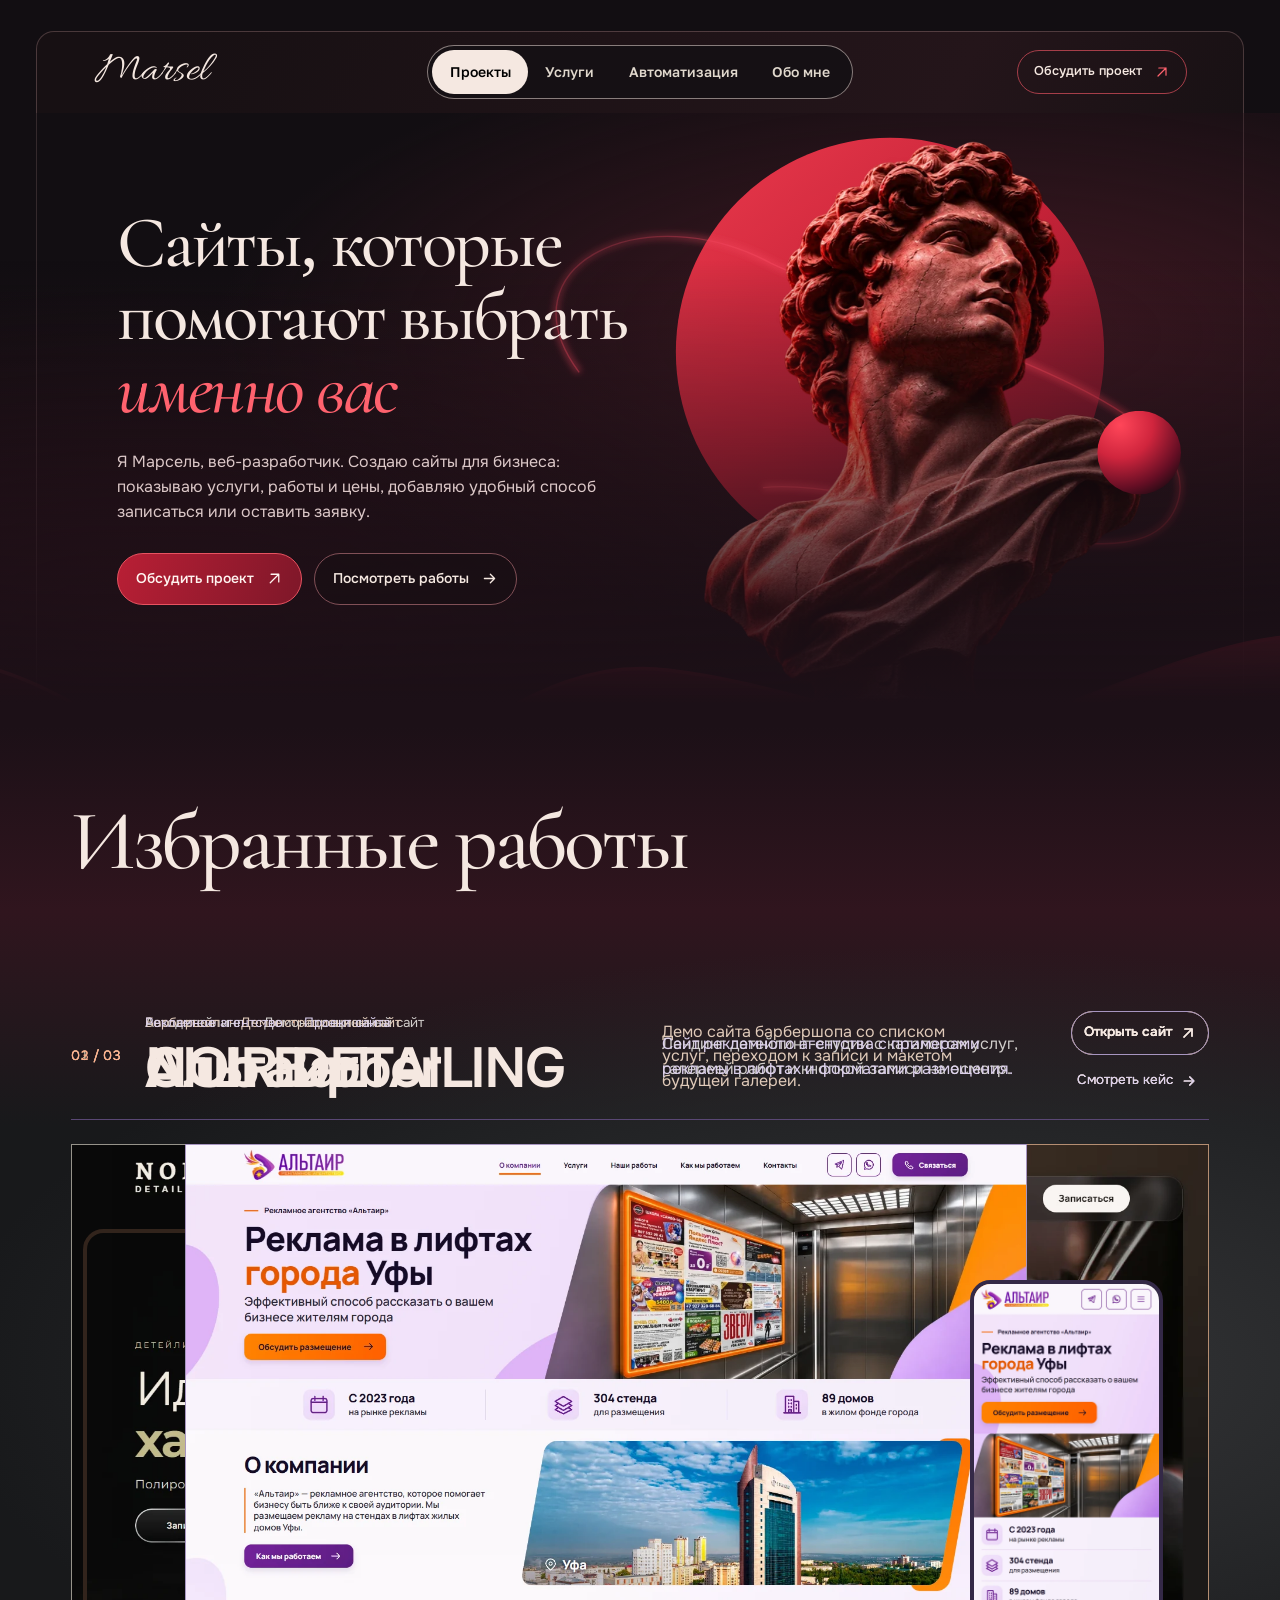
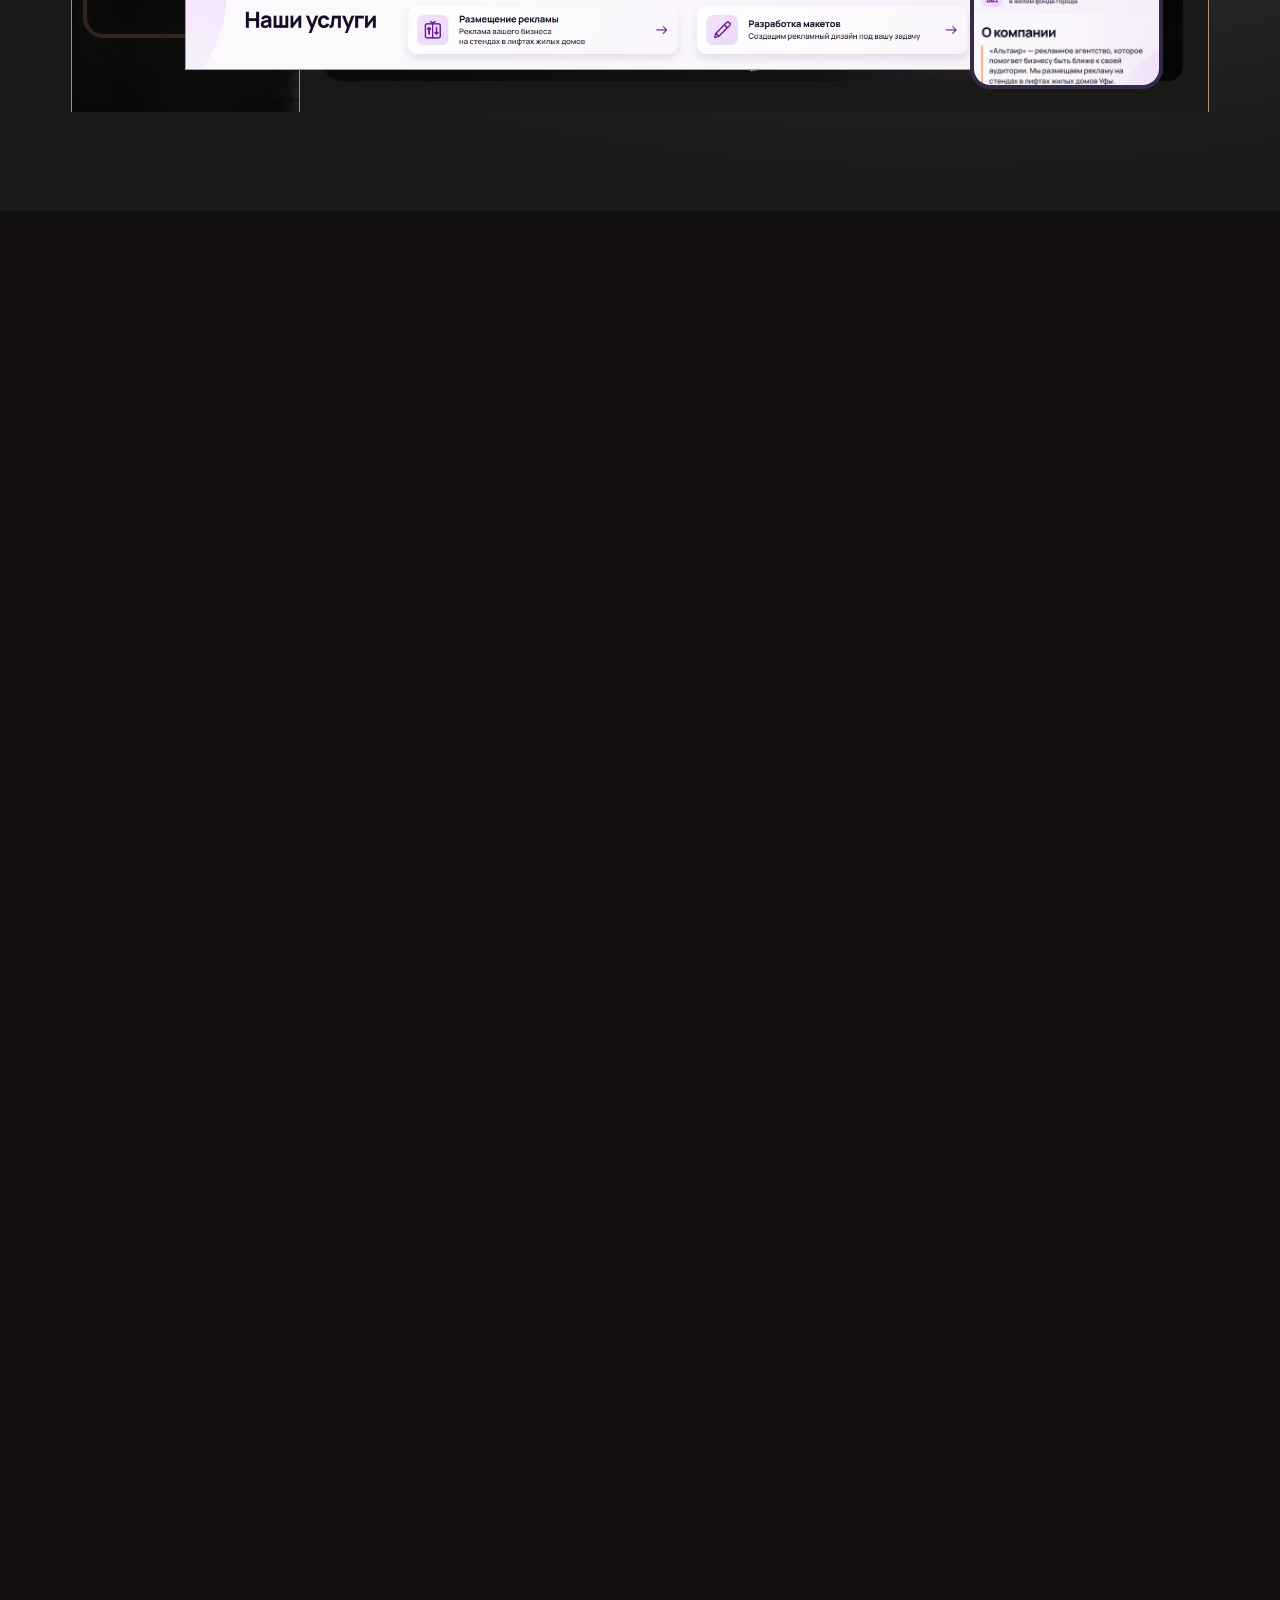
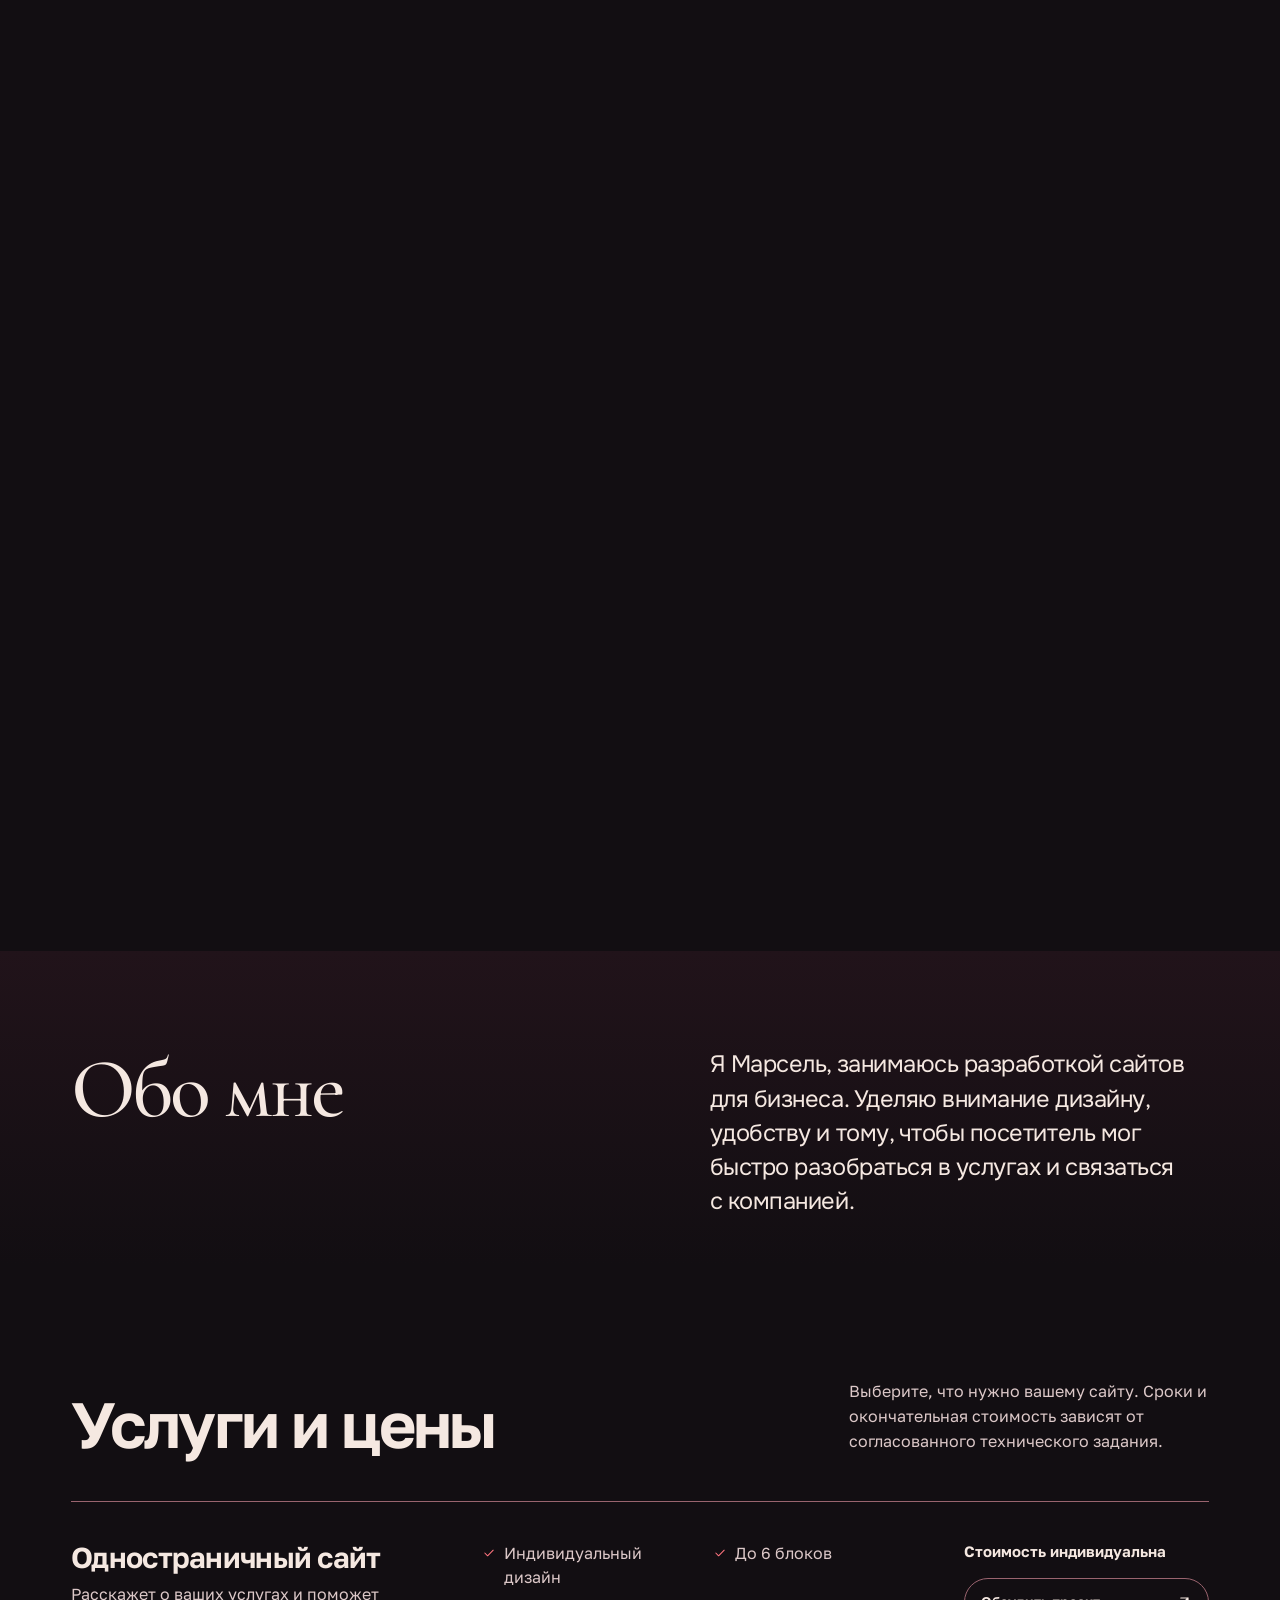
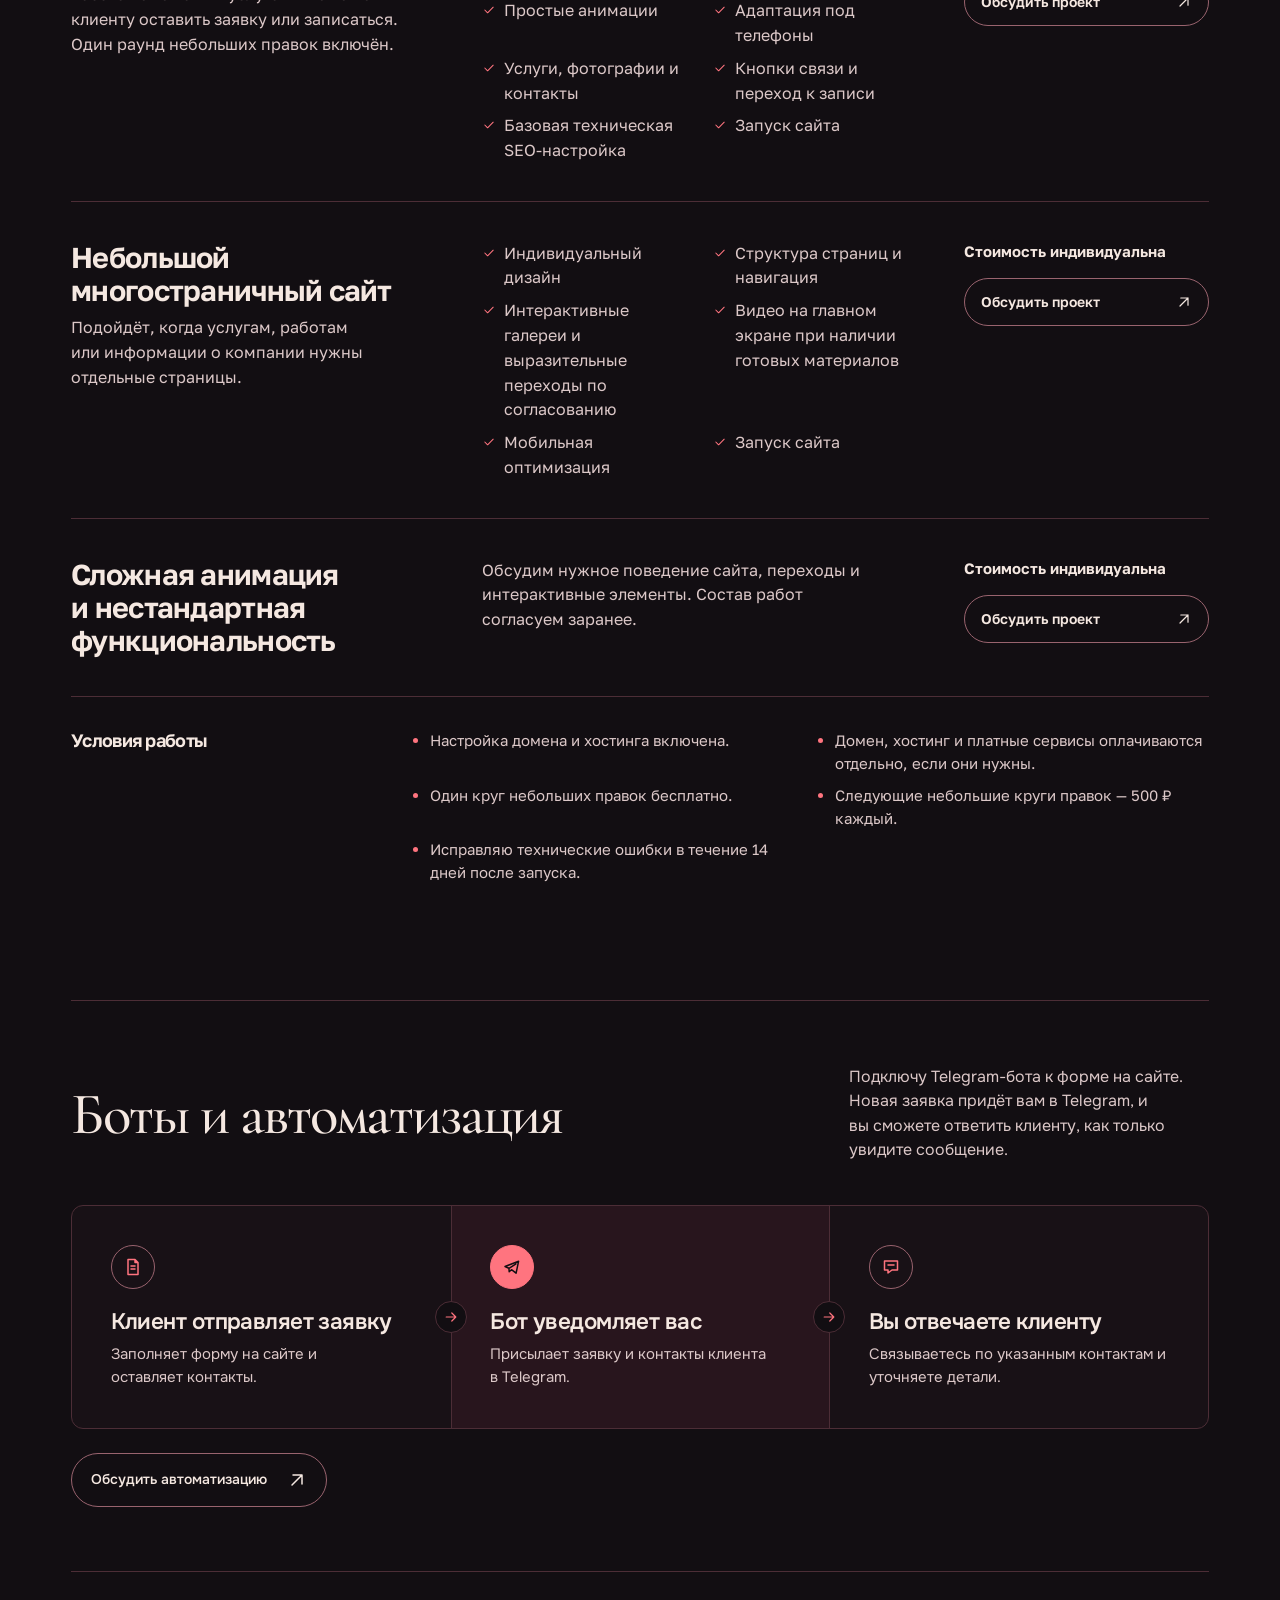
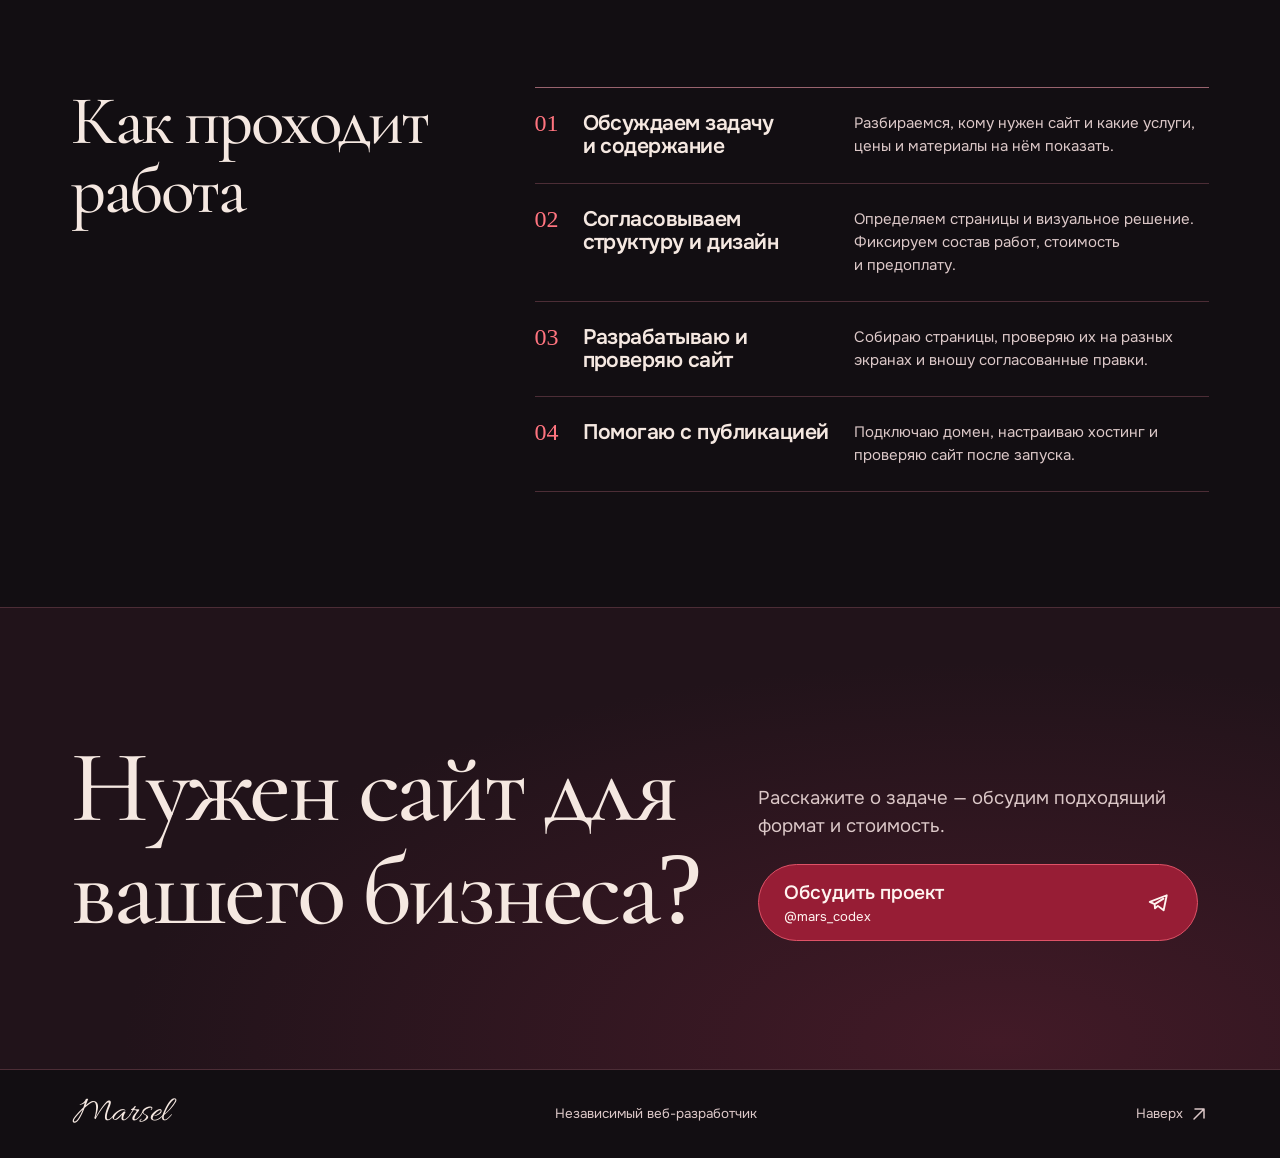
<file: index.html>
<!doctype html>
<html lang="ru" data-type="service">
<head>
  <meta charset="utf-8">
  <meta name="viewport" content="width=device-width, initial-scale=1">
  <title>Marsel — разработка сайтов для бизнеса</title>
  <meta name="description" content="Марсель, независимый веб-разработчик. Создаю сайты для бизнеса. Примеры работ и условия разработки. Стоимость индивидуальна.">
  <meta name="theme-color" content="#120e12">
  <meta name="page-type" content="service">
  <meta name="site-kind" content="other">
  <meta property="og:type" content="website">
  <meta property="og:locale" content="ru_RU">
  <meta property="og:site_name" content="Marsel">
  <meta property="og:title" content="Marsel — разработка сайтов для бизнеса">
  <meta property="og:description" content="Марсель, независимый веб-разработчик. Создаю сайты для бизнеса. Примеры работ и условия разработки. Стоимость индивидуальна.">
  <meta property="og:image" content="https://kitvkissssa-ops.github.io/marsel-site/share.jpg">
  <meta property="og:image:width" content="1200">
  <meta property="og:image:height" content="630">
  <meta property="og:image:alt" content="Marsel">
  <link rel="canonical" href="https://kitvkissssa-ops.github.io/marsel-site/"><meta property="og:url" content="https://kitvkissssa-ops.github.io/marsel-site/">
  <link rel="icon" type="image/svg+xml" href="./favicon.svg">
  <link rel="preload" href="./fonts/allura-marsel.woff2" as="font" type="font/woff2" crossorigin>
  <link rel="preload" href="./fonts/onest-cyrillic.woff2" as="font" type="font/woff2" crossorigin>
  <link rel="stylesheet" href="./styles.css?v=167c5e525ae0">
  <link rel="stylesheet" href="./cinematic.css">
  <link rel="preload" href="./fonts/cormorant-cyrillic.woff2" as="font" type="font/woff2" crossorigin>
  <script>try{if(!location.hash&&matchMedia('(prefers-reduced-motion: no-preference)').matches&&performance.getEntriesByType('navigation')[0]?.type==='navigate'&&!sessionStorage.getItem('marsel-intro-no5')){sessionStorage.setItem('marsel-intro-no5','1');document.documentElement.classList.add('play-intro')}}catch{}</script>
  <script type="module" src="./interaction.mjs"></script>
</head>
<body class="cinematic-home">
  <div class="brand-intro" aria-hidden="true"><span class="intro-card signature" translate="no">Marsel</span></div>
  <a class="skip" href="#main">К содержанию</a>
  <header class="site-header cinematic-header" id="top"><div class="wrap header-inner">
    <a class="brand" href="#top" translate="no">Marsel</a>
    <nav class="site-nav" id="site-nav" aria-label="Разделы сайта">
      <a href="#work" aria-current="location">Проекты</a><a href="#services">Услуги</a><a href="#automation">Автоматизация</a><a href="#about">Обо мне</a>
    </nav>
    <div class="header-actions"><a class="header-contact" href="https://t.me/mars_codex" target="_blank" rel="noopener noreferrer">Обсудить проект <svg viewBox="0 0 20 20" width="20" height="20" fill="none" stroke="currentColor" stroke-width="1.5" stroke-linecap="round" stroke-linejoin="round" aria-hidden="true"><path d="M5 15 15 5M6 5h9v9"/></svg></a></div>
  </div></header>
  <main id="main" tabindex="-1"><div class="cinematic-sequence"><section class="hero cinematic-hero" aria-labelledby="hero-title">
    <div class="wrap cinematic-layout">
      <div class="cinematic-copy">
        <h1 id="hero-title"><span class="cinematic-line" style="--line:0">Сайты, которые</span> <span class="cinematic-line" style="--line:1">помогают выбрать</span> <span class="cinematic-line" style="--line:2">именно вас</span></h1>
        <p class="cinematic-description">Я Марсель, веб-разработчик. Создаю сайты для бизнеса: показываю услуги, работы и цены, добавляю удобный способ записаться или оставить заявку.</p>
        <div class="cinematic-actions"><a class="button button--solid" href="https://t.me/mars_codex" target="_blank" rel="noopener noreferrer">Обсудить проект <svg viewBox="0 0 20 20" width="20" height="20" fill="none" stroke="currentColor" stroke-width="1.5" stroke-linecap="round" stroke-linejoin="round" aria-hidden="true"><path d="M5 15 15 5M6 5h9v9"/></svg></a><a class="button button--outline" href="#work">Посмотреть работы <svg viewBox="0 0 20 20" width="20" height="20" fill="none" stroke="currentColor" stroke-width="1.5" stroke-linecap="round" stroke-linejoin="round" aria-hidden="true"><path d="M4 10h12m-5-5 5 5-5 5"/></svg></a></div>
      </div>
      <div class="cinematic-stage" aria-hidden="true">
        <img class="scene-disc" src="./media/no5/04b_large_red_disc.svg" width="500" height="500" alt="">
        <img class="scene-orbit" src="./media/no5/06b_glowing_orbit.svg" width="830" height="500" alt="">
        <div class="scene-bust"><img src="./media/no5/statue.webp" srcset="./media/no5/statue-small.webp 660w, ./media/no5/statue-medium.webp 1024w, ./media/no5/statue.webp 1178w" sizes="(max-width: 720px) 87vw, 42vw" width="1178" height="1335" alt="" fetchpriority="high"></div>
        <img class="scene-sphere" src="./media/no5/04_red_sphere.svg" width="440" height="440" alt="">
      </div>
    </div>
    <img class="cinematic-wave" src="./media/no5/05_bottom_red_wave.svg" width="1600" height="420" alt="">
  </section></div><section class="work" id="work" aria-labelledby="work-title"><div class="work-heading"><h2 class="wrap editorial-title" id="work-title">Избранные работы</h2></div><div class="project-showcase"><div class="project-showcase-stage"><article class="work-card work-card--wide" id="noir-detailing" aria-labelledby="name-noir-detailing">
    <div class="wrap work-frame">
      <div class="work-info">
        <span class="work-position">01 / 03</span>
        <div class="work-title"><p>Автодетейлинг <span>·</span> Демонстрационный сайт</p><h3 id="name-noir-detailing">NOIR DETAILING</h3></div>
        <p class="work-summary">Лендинг детейлинг-студии с каталогом услуг, галереей работ и кнопкой записи на осмотр.</p>
        <div class="work-actions">
          <a class="button button--outline" href="https://noir-detailing-five.vercel.app/" target="_blank" rel="noopener noreferrer">Открыть сайт <svg viewBox="0 0 20 20" width="20" height="20" fill="none" stroke="currentColor" stroke-width="1.5" stroke-linecap="round" stroke-linejoin="round" aria-hidden="true"><path d="M5 15 15 5M6 5h9v9"/></svg></a>
          <a class="work-case" href="./projects/noir-detailing/">Смотреть кейс <svg viewBox="0 0 20 20" width="20" height="20" fill="none" stroke="currentColor" stroke-width="1.5" stroke-linecap="round" stroke-linejoin="round" aria-hidden="true"><path d="M4 10h12m-5-5 5 5-5 5"/></svg></a>
        </div>
      </div>
      <a class="work-window" href="./projects/noir-detailing/" tabindex="-1" aria-label="Смотреть кейс NOIR DETAILING"><div class="work-media work-media--wide">
    <div class="work-display"><div class="work-screen" data-project-screen="noir-detailing"><img src="./media/noir-desktop.webp" srcset="./media/noir-desktop-small.webp 720w, ./media/noir-desktop.webp 1440w" sizes="(max-width: 620px) 80vw, (max-width: 960px) 68vw, 1040px" width="1440" height="900" alt="" loading="lazy" decoding="async"></div></div>
    <div class="work-phone"><img src="./media/noir-mobile.webp" width="780" height="1688" alt="" loading="lazy" decoding="async"></div>
  </div></a>
    </div>
  </article><article class="work-card work-card--offset" id="club-barber" aria-labelledby="name-club-barber">
    <div class="wrap work-frame">
      <div class="work-info">
        <span class="work-position">02 / 03</span>
        <div class="work-title"><p>Барбершоп <span>·</span> Демонстрационный сайт</p><h3 id="name-club-barber">Club Barber</h3></div>
        <p class="work-summary">Демо сайта барбершопа со списком услуг, переходом к записи и макетом будущей галереи.</p>
        <div class="work-actions">
          <a class="button button--outline" href="https://barbershop-new-kappa.vercel.app/" target="_blank" rel="noopener noreferrer">Открыть сайт <svg viewBox="0 0 20 20" width="20" height="20" fill="none" stroke="currentColor" stroke-width="1.5" stroke-linecap="round" stroke-linejoin="round" aria-hidden="true"><path d="M5 15 15 5M6 5h9v9"/></svg></a>
          <a class="work-case" href="./projects/club-barber/">Смотреть кейс <svg viewBox="0 0 20 20" width="20" height="20" fill="none" stroke="currentColor" stroke-width="1.5" stroke-linecap="round" stroke-linejoin="round" aria-hidden="true"><path d="M4 10h12m-5-5 5 5-5 5"/></svg></a>
        </div>
      </div>
      <a class="work-window" href="./projects/club-barber/" tabindex="-1" aria-label="Смотреть кейс Club Barber"><div class="work-media work-media--offset">
    <div class="work-display"><div class="work-screen" data-project-screen="club-barber"><img src="./media/barber-desktop.webp" srcset="./media/barber-desktop-small.webp 720w, ./media/barber-desktop.webp 1440w" sizes="(max-width: 620px) 80vw, (max-width: 960px) 68vw, 1040px" width="1440" height="900" alt="" loading="lazy" decoding="async"></div></div>
    <div class="work-phone"><img src="./media/barber-mobile.webp" width="780" height="1688" alt="" loading="lazy" decoding="async"></div>
  </div></a>
    </div>
  </article><article class="work-card work-card--inset" id="altair" aria-labelledby="name-altair">
    <div class="wrap work-frame">
      <div class="work-info">
        <span class="work-position">03 / 03</span>
        <div class="work-title"><p>Рекламное агентство <span>·</span> Проект сайта</p><h3 id="name-altair">Альтаир</h3></div>
        <p class="work-summary">Сайт рекламного агентства с примерами рекламы в лифтах и форматами размещения.</p>
        <div class="work-actions">
          <a class="button button--outline" href="https://altair-preview-5y80oz63a-gpt-b7ef.vercel.app/" target="_blank" rel="noopener noreferrer">Открыть сайт <svg viewBox="0 0 20 20" width="20" height="20" fill="none" stroke="currentColor" stroke-width="1.5" stroke-linecap="round" stroke-linejoin="round" aria-hidden="true"><path d="M5 15 15 5M6 5h9v9"/></svg></a>
          <a class="work-case" href="./projects/altair/">Смотреть кейс <svg viewBox="0 0 20 20" width="20" height="20" fill="none" stroke="currentColor" stroke-width="1.5" stroke-linecap="round" stroke-linejoin="round" aria-hidden="true"><path d="M4 10h12m-5-5 5 5-5 5"/></svg></a>
        </div>
      </div>
      <a class="work-window" href="./projects/altair/" tabindex="-1" aria-label="Смотреть кейс Альтаир"><div class="work-media work-media--inset">
    <div class="work-display"><div class="work-screen" data-project-screen="altair"><img src="./media/altair-desktop.webp" srcset="./media/altair-desktop-small.webp 720w, ./media/altair-desktop.webp 1440w" sizes="(max-width: 620px) 80vw, (max-width: 960px) 68vw, 1040px" width="1440" height="900" alt="" loading="lazy" decoding="async"></div></div>
    <div class="work-phone"><img src="./media/altair-mobile.webp" width="780" height="1688" alt="" loading="lazy" decoding="async"></div>
  </div></a>
    </div>
  </article></div></div></section><section class="section about" id="about" aria-labelledby="about-title"><div class="wrap about-inner"><h2 class="editorial-title" id="about-title">Обо мне</h2><div class="about-copy"><p>Я Марсель, занимаюсь разработкой сайтов для бизнеса. Уделяю внимание дизайну, удобству и тому, чтобы посетитель мог быстро разобраться в услугах и связаться с компанией.</p></div></div></section><section class="section wrap services" id="services" aria-labelledby="services-title"><div class="section-head"><h2 class="editorial-title" id="services-title">Услуги и цены</h2><p>Выберите, что нужно вашему сайту. Сроки и окончательная стоимость зависят от согласованного технического задания.</p></div>
    <div class="plans"><article class="plan"><div class="plan-head"><h3>Одностраничный сайт</h3><p>Расскажет о ваших услугах и поможет клиенту оставить заявку или записаться. Один раунд небольших правок включён.</p></div><div class="plan-offer"><p class="plan-price">Стоимость индивидуальна</p><a class="button button--outline" href="https://t.me/mars_codex" target="_blank" rel="noopener noreferrer">Обсудить проект <svg viewBox="0 0 20 20" width="20" height="20" fill="none" stroke="currentColor" stroke-width="1.5" stroke-linecap="round" stroke-linejoin="round" aria-hidden="true"><path d="M5 15 15 5M6 5h9v9"/></svg></a></div><ul class="plan-includes"><li><svg viewBox="0 0 20 20" width="20" height="20" fill="none" stroke="currentColor" stroke-width="1.5" stroke-linecap="round" stroke-linejoin="round" aria-hidden="true"><path d="m4 10 4 4 8-8"/></svg><span>Индивидуальный дизайн</span></li><li><svg viewBox="0 0 20 20" width="20" height="20" fill="none" stroke="currentColor" stroke-width="1.5" stroke-linecap="round" stroke-linejoin="round" aria-hidden="true"><path d="m4 10 4 4 8-8"/></svg><span>До 6 блоков</span></li><li><svg viewBox="0 0 20 20" width="20" height="20" fill="none" stroke="currentColor" stroke-width="1.5" stroke-linecap="round" stroke-linejoin="round" aria-hidden="true"><path d="m4 10 4 4 8-8"/></svg><span>Простые анимации</span></li><li><svg viewBox="0 0 20 20" width="20" height="20" fill="none" stroke="currentColor" stroke-width="1.5" stroke-linecap="round" stroke-linejoin="round" aria-hidden="true"><path d="m4 10 4 4 8-8"/></svg><span>Адаптация под телефоны</span></li><li><svg viewBox="0 0 20 20" width="20" height="20" fill="none" stroke="currentColor" stroke-width="1.5" stroke-linecap="round" stroke-linejoin="round" aria-hidden="true"><path d="m4 10 4 4 8-8"/></svg><span>Услуги, фотографии и контакты</span></li><li><svg viewBox="0 0 20 20" width="20" height="20" fill="none" stroke="currentColor" stroke-width="1.5" stroke-linecap="round" stroke-linejoin="round" aria-hidden="true"><path d="m4 10 4 4 8-8"/></svg><span>Кнопки связи и переход к записи</span></li><li><svg viewBox="0 0 20 20" width="20" height="20" fill="none" stroke="currentColor" stroke-width="1.5" stroke-linecap="round" stroke-linejoin="round" aria-hidden="true"><path d="m4 10 4 4 8-8"/></svg><span>Базовая техническая SEO-настройка</span></li><li><svg viewBox="0 0 20 20" width="20" height="20" fill="none" stroke="currentColor" stroke-width="1.5" stroke-linecap="round" stroke-linejoin="round" aria-hidden="true"><path d="m4 10 4 4 8-8"/></svg><span>Запуск сайта</span></li></ul></article><article class="plan"><div class="plan-head"><h3>Небольшой многостраничный сайт</h3><p>Подойдёт, когда услугам, работам или информации о компании нужны отдельные страницы.</p></div><div class="plan-offer"><p class="plan-price">Стоимость индивидуальна</p><a class="button button--outline" href="https://t.me/mars_codex" target="_blank" rel="noopener noreferrer">Обсудить проект <svg viewBox="0 0 20 20" width="20" height="20" fill="none" stroke="currentColor" stroke-width="1.5" stroke-linecap="round" stroke-linejoin="round" aria-hidden="true"><path d="M5 15 15 5M6 5h9v9"/></svg></a></div><ul class="plan-includes"><li><svg viewBox="0 0 20 20" width="20" height="20" fill="none" stroke="currentColor" stroke-width="1.5" stroke-linecap="round" stroke-linejoin="round" aria-hidden="true"><path d="m4 10 4 4 8-8"/></svg><span>Индивидуальный дизайн</span></li><li><svg viewBox="0 0 20 20" width="20" height="20" fill="none" stroke="currentColor" stroke-width="1.5" stroke-linecap="round" stroke-linejoin="round" aria-hidden="true"><path d="m4 10 4 4 8-8"/></svg><span>Структура страниц и навигация</span></li><li><svg viewBox="0 0 20 20" width="20" height="20" fill="none" stroke="currentColor" stroke-width="1.5" stroke-linecap="round" stroke-linejoin="round" aria-hidden="true"><path d="m4 10 4 4 8-8"/></svg><span>Интерактивные галереи и выразительные переходы по согласованию</span></li><li><svg viewBox="0 0 20 20" width="20" height="20" fill="none" stroke="currentColor" stroke-width="1.5" stroke-linecap="round" stroke-linejoin="round" aria-hidden="true"><path d="m4 10 4 4 8-8"/></svg><span>Видео на главном экране при наличии готовых материалов</span></li><li><svg viewBox="0 0 20 20" width="20" height="20" fill="none" stroke="currentColor" stroke-width="1.5" stroke-linecap="round" stroke-linejoin="round" aria-hidden="true"><path d="m4 10 4 4 8-8"/></svg><span>Мобильная оптимизация</span></li><li><svg viewBox="0 0 20 20" width="20" height="20" fill="none" stroke="currentColor" stroke-width="1.5" stroke-linecap="round" stroke-linejoin="round" aria-hidden="true"><path d="m4 10 4 4 8-8"/></svg><span>Запуск сайта</span></li></ul></article></div>
    <article class="plan plan--custom"><div class="plan-head"><h3>Сложная анимация и нестандартная функциональность</h3></div><p class="plan-includes">Обсудим нужное поведение сайта, переходы и интерактивные элементы. Состав работ согласуем заранее.</p><div class="plan-offer"><p class="plan-price">Стоимость индивидуальна</p><a class="button button--outline" href="https://t.me/mars_codex" target="_blank" rel="noopener noreferrer">Обсудить проект <svg viewBox="0 0 20 20" width="20" height="20" fill="none" stroke="currentColor" stroke-width="1.5" stroke-linecap="round" stroke-linejoin="round" aria-hidden="true"><path d="M5 15 15 5M6 5h9v9"/></svg></a></div></article>
    <div class="terms"><h3>Условия работы</h3><ul><li>Настройка домена и хостинга включена.</li><li>Домен, хостинг и платные сервисы оплачиваются отдельно, если они нужны.</li><li>Один круг небольших правок бесплатно.</li><li>Следующие небольшие круги правок — 500 ₽ каждый.</li><li>Исправляю технические ошибки в течение 14 дней после запуска.</li></ul></div></section><section class="wrap automation" id="automation" aria-labelledby="automation-title">
    <div class="section-head"><h2 class="editorial-title" id="automation-title">Боты и автоматизация</h2><p>Подключу Telegram-бота к форме на сайте. Новая заявка придёт вам в Telegram, и вы сможете ответить клиенту, как только увидите сообщение.</p></div>
    <ol class="automation-flow" role="list"><li>
      <span class="automation-icon"><svg viewBox="0 0 20 20" width="20" height="20" fill="none" stroke="currentColor" stroke-width="1.5" stroke-linecap="round" stroke-linejoin="round" aria-hidden="true"><path d="M5 2.5h7l3 3v12H5zM12 2.5v3h3M8 9h4m-4 3h4"/></svg></span><div><h3>Клиент отправляет заявку</h3><p>Заполняет форму на сайте и оставляет контакты.</p></div>
      <span class="automation-next"><svg viewBox="0 0 20 20" width="20" height="20" fill="none" stroke="currentColor" stroke-width="1.5" stroke-linecap="round" stroke-linejoin="round" aria-hidden="true"><path d="M4 10h12m-5-5 5 5-5 5"/></svg></span>
    </li><li>
      <span class="automation-icon"><svg viewBox="0 0 20 20" width="20" height="20" fill="none" stroke="currentColor" stroke-width="1.5" stroke-linecap="round" stroke-linejoin="round" aria-hidden="true"><path d="m3 9.5 13.6-5.3-2.5 12-4.6-3.5-2.3 2-.3-3.4-3.9-1.8Zm4 1.8 7-4.4"/></svg></span><div><h3>Бот уведомляет вас</h3><p>Присылает заявку и контакты клиента в Telegram.</p></div>
      <span class="automation-next"><svg viewBox="0 0 20 20" width="20" height="20" fill="none" stroke="currentColor" stroke-width="1.5" stroke-linecap="round" stroke-linejoin="round" aria-hidden="true"><path d="M4 10h12m-5-5 5 5-5 5"/></svg></span>
    </li><li>
      <span class="automation-icon"><svg viewBox="0 0 20 20" width="20" height="20" fill="none" stroke="currentColor" stroke-width="1.5" stroke-linecap="round" stroke-linejoin="round" aria-hidden="true"><path d="M16.5 4H3.5v9H7v3l4-3h5.5zM7 8h6"/></svg></span><div><h3>Вы отвечаете клиенту</h3><p>Связываетесь по указанным контактам и уточняете детали.</p></div>
      
    </li></ol>
    <a class="button button--outline" href="https://t.me/mars_codex" target="_blank" rel="noopener noreferrer">Обсудить автоматизацию <svg viewBox="0 0 20 20" width="20" height="20" fill="none" stroke="currentColor" stroke-width="1.5" stroke-linecap="round" stroke-linejoin="round" aria-hidden="true"><path d="M5 15 15 5M6 5h9v9"/></svg></a>
  </section><section class="section wrap process" id="process" aria-labelledby="process-title"><h2 class="editorial-title" id="process-title">Как проходит работа</h2><ol class="steps" role="list"><li><span class="step-index" aria-hidden="true">01</span><h3>Обсуждаем задачу и содержание</h3><p>Разбираемся, кому нужен сайт и какие услуги, цены и материалы на нём показать.</p></li><li><span class="step-index" aria-hidden="true">02</span><h3>Согласовываем структуру и дизайн</h3><p>Определяем страницы и визуальное решение. Фиксируем состав работ, стоимость и предоплату.</p></li><li><span class="step-index" aria-hidden="true">03</span><h3>Разрабатываю и проверяю сайт</h3><p>Собираю страницы, проверяю их на разных экранах и вношу согласованные правки.</p></li><li><span class="step-index" aria-hidden="true">04</span><h3>Помогаю с публикацией</h3><p>Подключаю домен, настраиваю хостинг и проверяю сайт после запуска.</p></li></ol></section><section class="contact" id="contact" aria-labelledby="contact-title"><div class="wrap contact-inner" data-reveal><h2 class="editorial-title" id="contact-title">Нужен сайт для вашего бизнеса?</h2><div class="contact-copy"><p>Расскажите о задаче — обсудим подходящий формат и стоимость.</p><a class="button button--solid contact-button" href="https://t.me/mars_codex" target="_blank" rel="noopener noreferrer"><span>Обсудить проект <span class="contact-handle" aria-hidden="true" translate="no">@mars_codex</span></span><svg viewBox="0 0 20 20" width="20" height="20" fill="none" stroke="currentColor" stroke-width="1.5" stroke-linecap="round" stroke-linejoin="round" aria-hidden="true"><path d="m3 9.5 13.6-5.3-2.5 12-4.6-3.5-2.3 2-.3-3.4-3.9-1.8Zm4 1.8 7-4.4"/></svg></a></div></div></section></main>
  <footer class="site-footer"><div class="wrap footer-inner"><a class="brand" href="#top" translate="no">Marsel</a><span>Независимый веб-разработчик</span><a href="#top">Наверх <svg viewBox="0 0 20 20" width="20" height="20" fill="none" stroke="currentColor" stroke-width="1.5" stroke-linecap="round" stroke-linejoin="round" aria-hidden="true"><path d="M5 15 15 5M6 5h9v9"/></svg></a></div></footer>
</body>
</html>
</file>
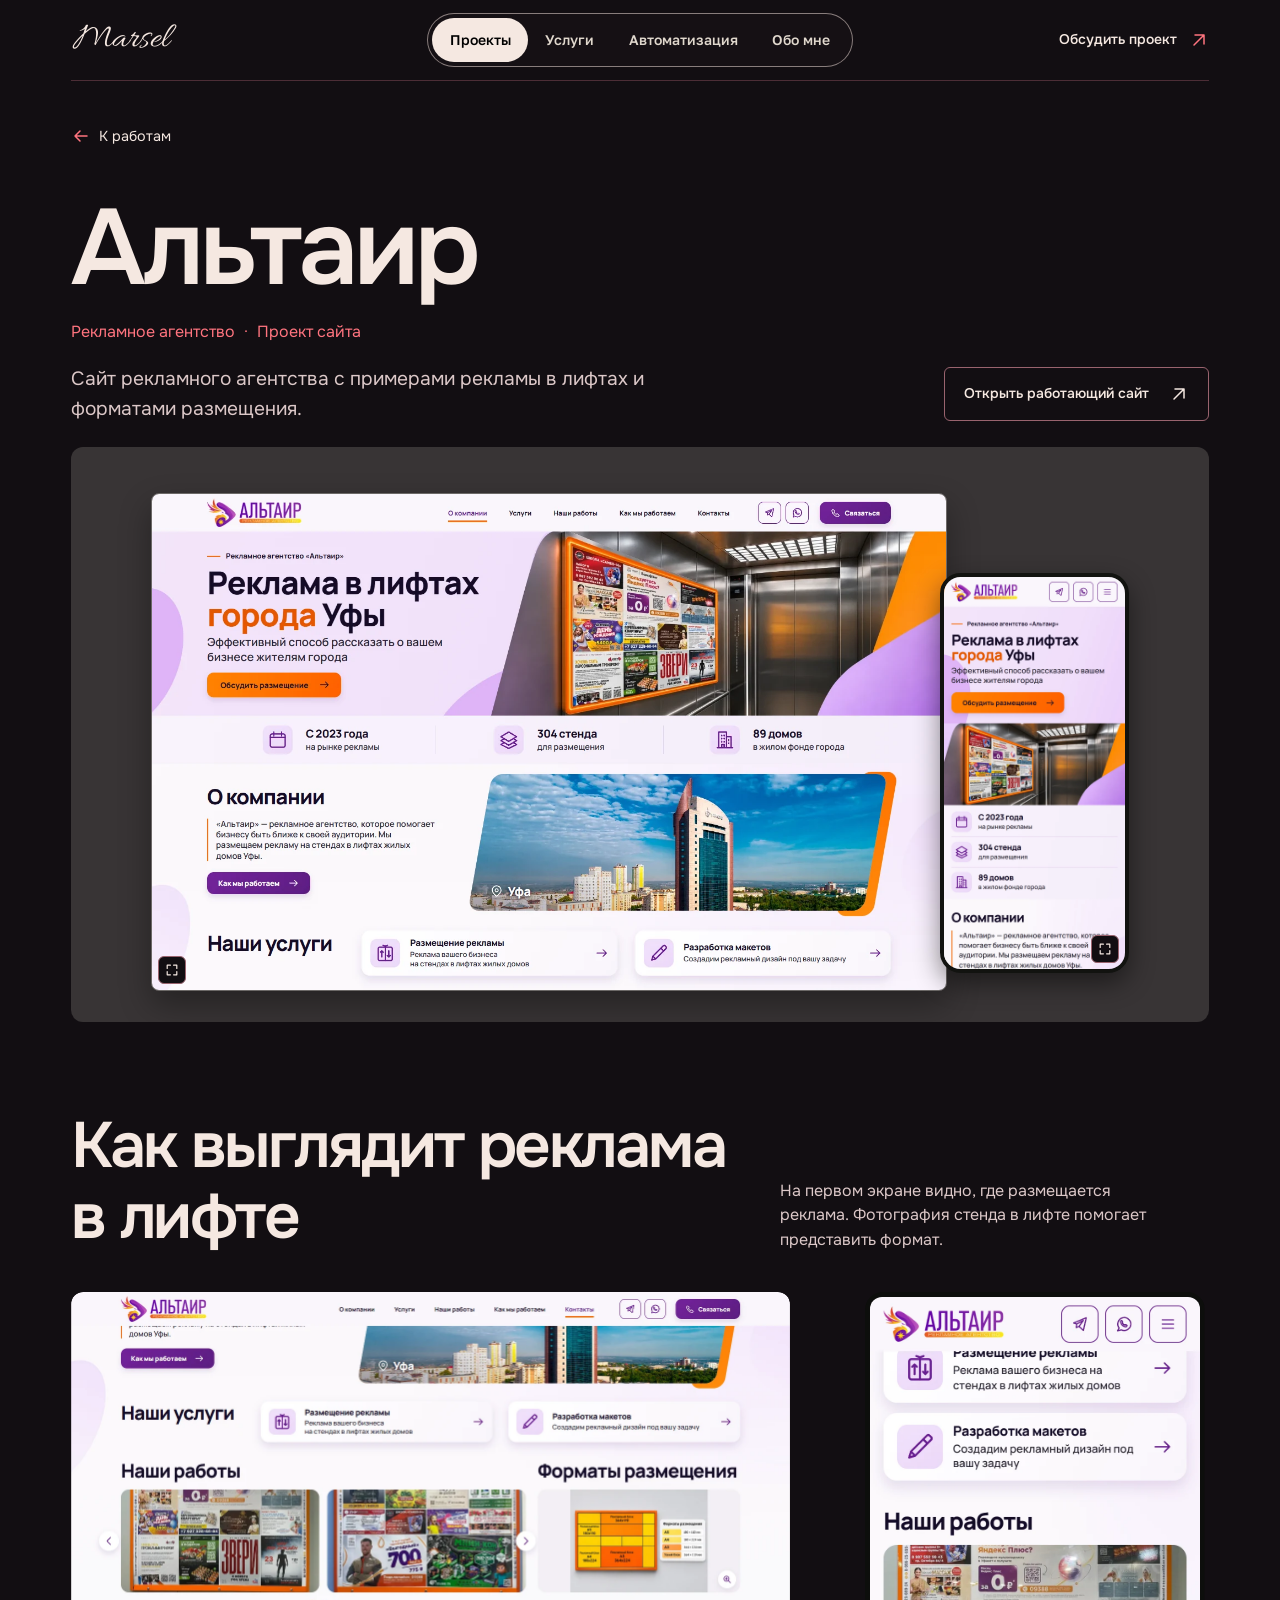
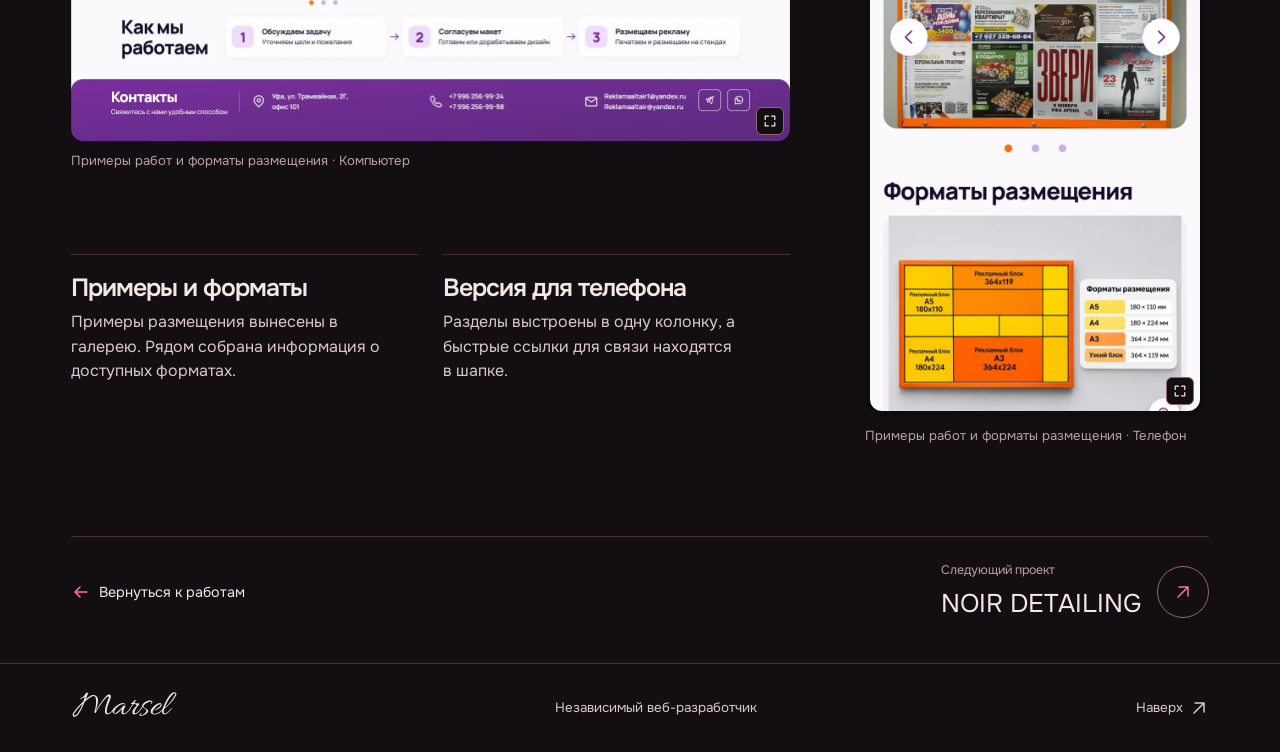
<file: projects/altair/index.html>
<!doctype html>
<html lang="ru" data-type="service">
<head>
  <meta charset="utf-8">
  <meta name="viewport" content="width=device-width, initial-scale=1">
  <title>Альтаир — проект Marsel</title>
  <meta name="description" content="Сайт рекламного агентства с примерами рекламы в лифтах и форматами размещения.">
  <meta name="theme-color" content="#120e12">
  <meta name="page-type" content="service">
  <meta name="site-kind" content="other">
  <meta property="og:type" content="website">
  <meta property="og:locale" content="ru_RU">
  <meta property="og:site_name" content="Marsel">
  <meta property="og:title" content="Альтаир — проект Marsel">
  <meta property="og:description" content="Сайт рекламного агентства с примерами рекламы в лифтах и форматами размещения.">
  <meta property="og:image" content="https://kitvkissssa-ops.github.io/marsel-site/media/altair-share.jpg">
  <meta property="og:image:width" content="1200">
  <meta property="og:image:height" content="750">
  <meta property="og:image:alt" content="Альтаир — главный экран сайта">
  <link rel="canonical" href="https://kitvkissssa-ops.github.io/marsel-site/projects/altair/"><meta property="og:url" content="https://kitvkissssa-ops.github.io/marsel-site/projects/altair/">
  <link rel="icon" type="image/svg+xml" href="../../favicon.svg">
  <link rel="preload" href="../../fonts/allura-marsel.woff2" as="font" type="font/woff2" crossorigin>
  <link rel="preload" href="../../fonts/onest-cyrillic.woff2" as="font" type="font/woff2" crossorigin>
  <link rel="stylesheet" href="../../styles.css?v=167c5e525ae0">
  
  <script type="module" src="../../interaction.mjs"></script>
</head>
<body class="inner-page">
  
  <a class="skip" href="#main">К содержанию</a>
  <header class="site-header" id="top"><div class="wrap header-inner">
    <a class="brand" href="../../" translate="no">Marsel</a>
    <nav class="site-nav" id="site-nav" aria-label="Разделы сайта">
      <a href="../../#work" aria-current="location">Проекты</a><a href="../../#services">Услуги</a><a href="../../#automation">Автоматизация</a><a href="../../#about">Обо мне</a>
    </nav>
    <div class="header-actions"><a class="header-contact" href="https://t.me/mars_codex" target="_blank" rel="noopener noreferrer">Обсудить проект <svg viewBox="0 0 20 20" width="20" height="20" fill="none" stroke="currentColor" stroke-width="1.5" stroke-linecap="round" stroke-linejoin="round" aria-hidden="true"><path d="M5 15 15 5M6 5h9v9"/></svg></a></div>
  </div></header>
  <main class="project-page" id="main" tabindex="-1"><div class="wrap project-intro">
    <a class="text-link back-link" href="../../#altair"><svg viewBox="0 0 20 20" width="20" height="20" fill="none" stroke="currentColor" stroke-width="1.5" stroke-linecap="round" stroke-linejoin="round" aria-hidden="true"><path d="M16 10H4m5-5-5 5 5 5"/></svg> К работам</a>
    <div class="project-heading"><h1>Альтаир</h1><p>Рекламное агентство <span>·</span> Проект сайта</p></div>
    <div class="project-lede"><p>Сайт рекламного агентства с примерами рекламы в лифтах и форматами размещения.</p><a class="button button--outline" href="https://altair-preview-5y80oz63a-gpt-b7ef.vercel.app/" target="_blank" rel="noopener noreferrer">Открыть работающий сайт <svg viewBox="0 0 20 20" width="20" height="20" fill="none" stroke="currentColor" stroke-width="1.5" stroke-linecap="round" stroke-linejoin="round" aria-hidden="true"><path d="M5 15 15 5M6 5h9v9"/></svg></a></div>
    <div class="work-media work-media--inset project-cover" data-reveal>
    <div class="work-display"><div class="work-screen" data-project-screen="altair"><a class="case-zoom" href="../../media/altair-desktop.webp" aria-haspopup="dialog" aria-label="Увеличить: Альтаир — главный экран, версия для компьютера">
    <img src="../../media/altair-desktop.webp" srcset="../../media/altair-desktop-small.webp 720w, ../../media/altair-desktop.webp 1440w" sizes="(max-width: 620px) 80vw, (max-width: 960px) 68vw, 1040px" width="1440" height="900" alt="Альтаир — главный экран, версия для компьютера" fetchpriority="high" decoding="async"><span class="case-zoom-icon"><svg viewBox="0 0 20 20" width="20" height="20" fill="none" stroke="currentColor" stroke-width="1.5" stroke-linecap="round" stroke-linejoin="round" aria-hidden="true"><path d="M8 4H4v4m8-4h4v4M4 12v4h4m8-4v4h-4"/></svg></span>
  </a></div></div>
    <div class="work-phone"><a class="case-zoom" href="../../media/altair-mobile.webp" aria-haspopup="dialog" aria-label="Увеличить: Альтаир — главный экран, версия для телефона">
    <img src="../../media/altair-mobile.webp" width="780" height="1688" alt="Альтаир — главный экран, версия для телефона" loading="lazy" decoding="async"><span class="case-zoom-icon"><svg viewBox="0 0 20 20" width="20" height="20" fill="none" stroke="currentColor" stroke-width="1.5" stroke-linecap="round" stroke-linejoin="round" aria-hidden="true"><path d="M8 4H4v4m8-4h4v4M4 12v4h4m8-4v4h-4"/></svg></span>
  </a></div>
  </div></div>
    <section class="wrap section case-body case-body--inset" aria-labelledby="case-title">
      <div class="case-story" data-reveal><h2 id="case-title">Как выглядит реклама в лифте</h2><p>На первом экране видно, где размещается реклама. Фотография стенда в лифте помогает представить формат.</p></div>
      <figure class="case-desktop" data-reveal><div class="case-image"><a class="case-zoom" href="../../media/altair-desktop-section.webp" aria-haspopup="dialog" aria-label="Увеличить: Альтаир — примеры работ и форматы размещения, версия для компьютера">
    <img src="../../media/altair-desktop-section.webp" width="1440" height="900" alt="Альтаир — примеры работ и форматы размещения, версия для компьютера" loading="lazy" decoding="async"><span class="case-zoom-icon"><svg viewBox="0 0 20 20" width="20" height="20" fill="none" stroke="currentColor" stroke-width="1.5" stroke-linecap="round" stroke-linejoin="round" aria-hidden="true"><path d="M8 4H4v4m8-4h4v4M4 12v4h4m8-4v4h-4"/></svg></span>
  </a></div><figcaption>Примеры работ и форматы размещения · Компьютер</figcaption></figure>
      <div class="case-notes"><div class="case-detail" data-reveal><h3>Примеры и форматы</h3><p>Примеры размещения вынесены в галерею. Рядом собрана информация о доступных форматах.</p></div><div class="case-detail" data-reveal><h3>Версия для телефона</h3><p>Разделы выстроены в одну колонку, а быстрые ссылки для связи находятся в шапке.</p></div></div>
      <figure class="case-phone" data-reveal><div class="case-image"><a class="case-zoom" href="../../media/altair-mobile-section.webp" aria-haspopup="dialog" aria-label="Увеличить: Альтаир — примеры работ и форматы размещения, версия для телефона">
    <img src="../../media/altair-mobile-section.webp" width="780" height="1688" alt="Альтаир — примеры работ и форматы размещения, версия для телефона" loading="lazy" decoding="async"><span class="case-zoom-icon"><svg viewBox="0 0 20 20" width="20" height="20" fill="none" stroke="currentColor" stroke-width="1.5" stroke-linecap="round" stroke-linejoin="round" aria-hidden="true"><path d="M8 4H4v4m8-4h4v4M4 12v4h4m8-4v4h-4"/></svg></span>
  </a></div><figcaption>Примеры работ и форматы размещения · Телефон</figcaption></figure>
    </section>
    
    <div class="wrap project-nav"><a class="text-link" href="../../#altair"><svg viewBox="0 0 20 20" width="20" height="20" fill="none" stroke="currentColor" stroke-width="1.5" stroke-linecap="round" stroke-linejoin="round" aria-hidden="true"><path d="M16 10H4m5-5-5 5 5 5"/></svg> Вернуться к работам</a><a class="next-project" href="../noir-detailing/"><span><small>Следующий проект</small>NOIR DETAILING</span><span class="circle-icon"><svg viewBox="0 0 20 20" width="20" height="20" fill="none" stroke="currentColor" stroke-width="1.5" stroke-linecap="round" stroke-linejoin="round" aria-hidden="true"><path d="M5 15 15 5M6 5h9v9"/></svg></span></a></div>
    <dialog class="case-lightbox" aria-labelledby="case-lightbox-title">
    <div class="case-lightbox-bar">
      <h2 id="case-lightbox-title">Скриншот проекта</h2>
      <button class="case-lightbox-scale" type="button" aria-label="Исходный масштаб" aria-pressed="false">1:1</button>
      <form method="dialog"><button class="case-lightbox-close" aria-label="Закрыть просмотр" autofocus><svg viewBox="0 0 20 20" width="20" height="20" fill="none" stroke="currentColor" stroke-width="1.5" stroke-linecap="round" stroke-linejoin="round" aria-hidden="true"><path d="m5 5 10 10M15 5 5 15"/></svg></button></form>
    </div>
    <div class="case-lightbox-scroll" tabindex="0" role="region" aria-label="Область просмотра скриншота"><img alt=""></div>
  </dialog>
    </main>
  <footer class="site-footer"><div class="wrap footer-inner"><a class="brand" href="../../" translate="no">Marsel</a><span>Независимый веб-разработчик</span><a href="#top">Наверх <svg viewBox="0 0 20 20" width="20" height="20" fill="none" stroke="currentColor" stroke-width="1.5" stroke-linecap="round" stroke-linejoin="round" aria-hidden="true"><path d="M5 15 15 5M6 5h9v9"/></svg></a></div></footer>
</body>
</html>
</file>
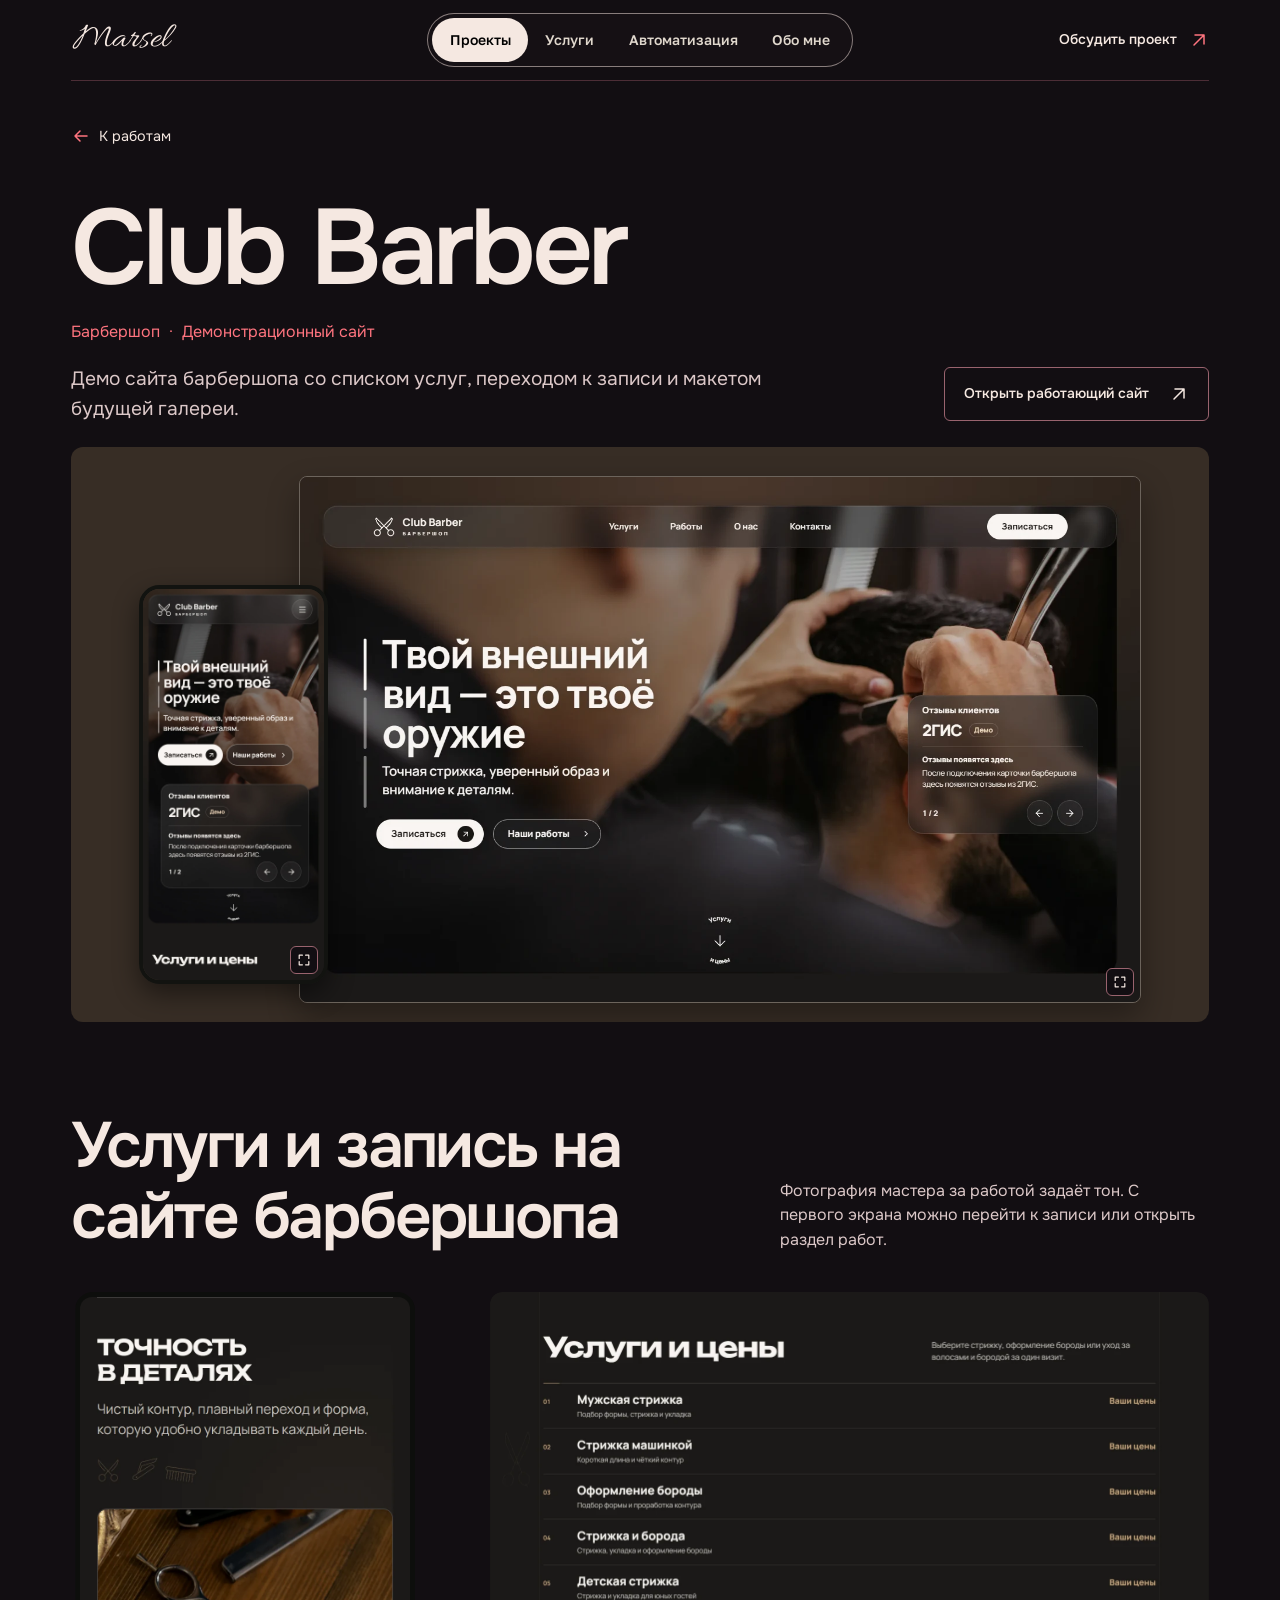
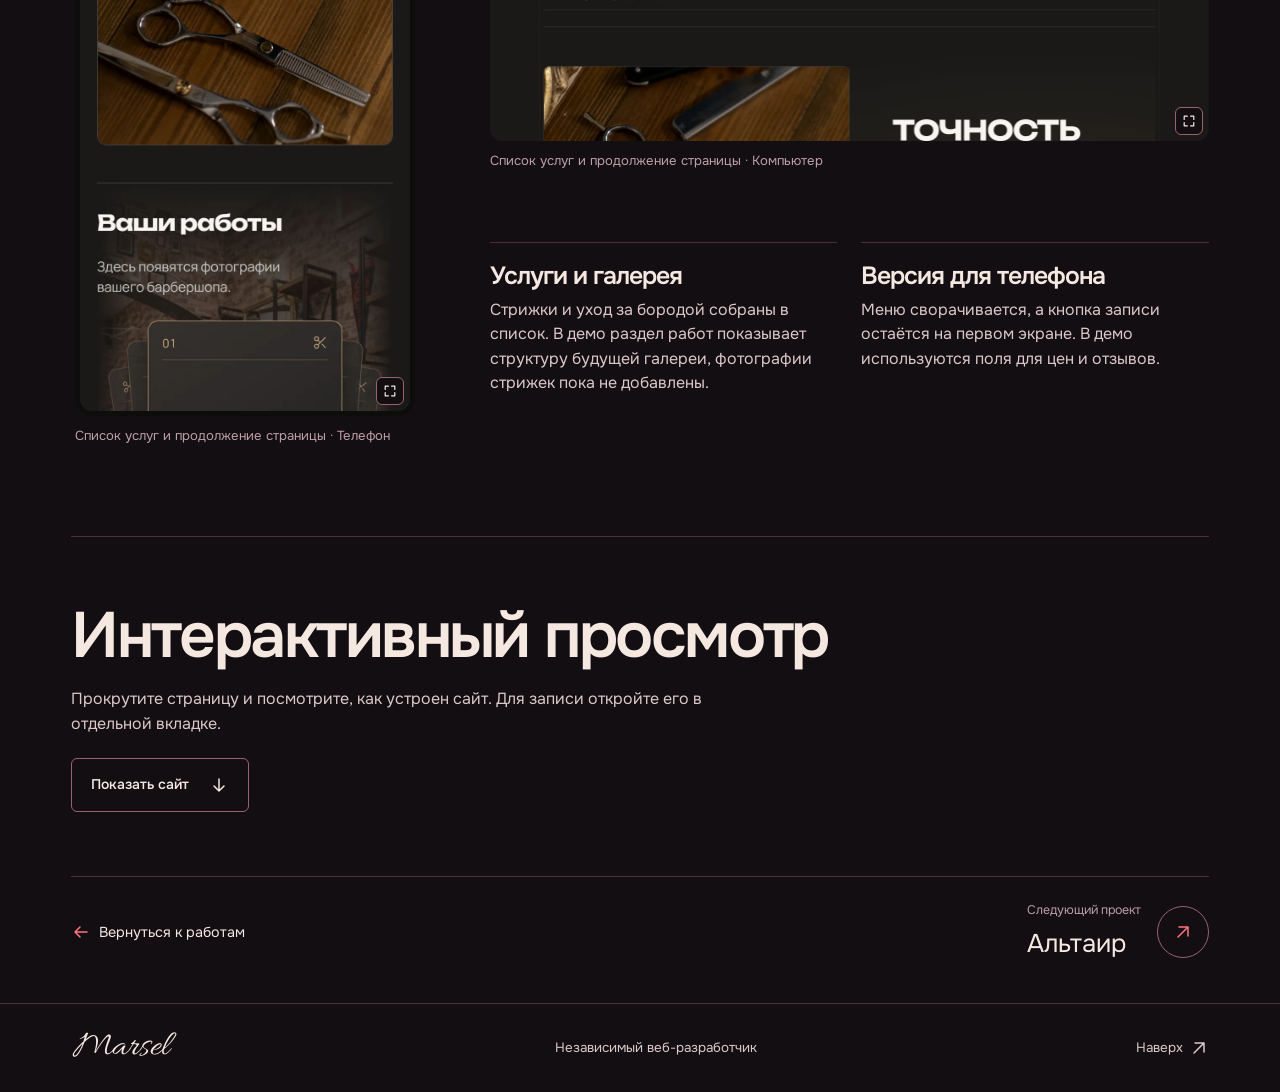
<file: projects/club-barber/index.html>
<!doctype html>
<html lang="ru" data-type="service">
<head>
  <meta charset="utf-8">
  <meta name="viewport" content="width=device-width, initial-scale=1">
  <title>Club Barber — проект Marsel</title>
  <meta name="description" content="Демо сайта барбершопа со списком услуг, переходом к записи и макетом будущей галереи.">
  <meta name="theme-color" content="#120e12">
  <meta name="page-type" content="service">
  <meta name="site-kind" content="other">
  <meta property="og:type" content="website">
  <meta property="og:locale" content="ru_RU">
  <meta property="og:site_name" content="Marsel">
  <meta property="og:title" content="Club Barber — проект Marsel">
  <meta property="og:description" content="Демо сайта барбершопа со списком услуг, переходом к записи и макетом будущей галереи.">
  <meta property="og:image" content="https://kitvkissssa-ops.github.io/marsel-site/media/barber-share.jpg">
  <meta property="og:image:width" content="1200">
  <meta property="og:image:height" content="750">
  <meta property="og:image:alt" content="Club Barber — главный экран сайта">
  <link rel="canonical" href="https://kitvkissssa-ops.github.io/marsel-site/projects/club-barber/"><meta property="og:url" content="https://kitvkissssa-ops.github.io/marsel-site/projects/club-barber/">
  <link rel="icon" type="image/svg+xml" href="../../favicon.svg">
  <link rel="preload" href="../../fonts/allura-marsel.woff2" as="font" type="font/woff2" crossorigin>
  <link rel="preload" href="../../fonts/onest-cyrillic.woff2" as="font" type="font/woff2" crossorigin>
  <link rel="stylesheet" href="../../styles.css?v=167c5e525ae0">
  
  <script type="module" src="../../interaction.mjs"></script>
</head>
<body class="inner-page">
  
  <a class="skip" href="#main">К содержанию</a>
  <header class="site-header" id="top"><div class="wrap header-inner">
    <a class="brand" href="../../" translate="no">Marsel</a>
    <nav class="site-nav" id="site-nav" aria-label="Разделы сайта">
      <a href="../../#work" aria-current="location">Проекты</a><a href="../../#services">Услуги</a><a href="../../#automation">Автоматизация</a><a href="../../#about">Обо мне</a>
    </nav>
    <div class="header-actions"><a class="header-contact" href="https://t.me/mars_codex" target="_blank" rel="noopener noreferrer">Обсудить проект <svg viewBox="0 0 20 20" width="20" height="20" fill="none" stroke="currentColor" stroke-width="1.5" stroke-linecap="round" stroke-linejoin="round" aria-hidden="true"><path d="M5 15 15 5M6 5h9v9"/></svg></a></div>
  </div></header>
  <main class="project-page" id="main" tabindex="-1"><div class="wrap project-intro">
    <a class="text-link back-link" href="../../#club-barber"><svg viewBox="0 0 20 20" width="20" height="20" fill="none" stroke="currentColor" stroke-width="1.5" stroke-linecap="round" stroke-linejoin="round" aria-hidden="true"><path d="M16 10H4m5-5-5 5 5 5"/></svg> К работам</a>
    <div class="project-heading"><h1>Club Barber</h1><p>Барбершоп <span>·</span> Демонстрационный сайт</p></div>
    <div class="project-lede"><p>Демо сайта барбершопа со списком услуг, переходом к записи и макетом будущей галереи.</p><a class="button button--outline" href="https://barbershop-new-kappa.vercel.app/" target="_blank" rel="noopener noreferrer">Открыть работающий сайт <svg viewBox="0 0 20 20" width="20" height="20" fill="none" stroke="currentColor" stroke-width="1.5" stroke-linecap="round" stroke-linejoin="round" aria-hidden="true"><path d="M5 15 15 5M6 5h9v9"/></svg></a></div>
    <div class="work-media work-media--offset project-cover" data-reveal>
    <div class="work-display"><div class="work-screen" data-project-screen="club-barber"><a class="case-zoom" href="../../media/barber-desktop.webp" aria-haspopup="dialog" aria-label="Увеличить: Club Barber — главный экран, версия для компьютера">
    <img src="../../media/barber-desktop.webp" srcset="../../media/barber-desktop-small.webp 720w, ../../media/barber-desktop.webp 1440w" sizes="(max-width: 620px) 80vw, (max-width: 960px) 68vw, 1040px" width="1440" height="900" alt="Club Barber — главный экран, версия для компьютера" fetchpriority="high" decoding="async"><span class="case-zoom-icon"><svg viewBox="0 0 20 20" width="20" height="20" fill="none" stroke="currentColor" stroke-width="1.5" stroke-linecap="round" stroke-linejoin="round" aria-hidden="true"><path d="M8 4H4v4m8-4h4v4M4 12v4h4m8-4v4h-4"/></svg></span>
  </a></div></div>
    <div class="work-phone"><a class="case-zoom" href="../../media/barber-mobile.webp" aria-haspopup="dialog" aria-label="Увеличить: Club Barber — главный экран, версия для телефона">
    <img src="../../media/barber-mobile.webp" width="780" height="1688" alt="Club Barber — главный экран, версия для телефона" loading="lazy" decoding="async"><span class="case-zoom-icon"><svg viewBox="0 0 20 20" width="20" height="20" fill="none" stroke="currentColor" stroke-width="1.5" stroke-linecap="round" stroke-linejoin="round" aria-hidden="true"><path d="M8 4H4v4m8-4h4v4M4 12v4h4m8-4v4h-4"/></svg></span>
  </a></div>
  </div></div>
    <section class="wrap section case-body case-body--offset" aria-labelledby="case-title">
      <div class="case-story" data-reveal><h2 id="case-title">Услуги и запись на сайте барбершопа</h2><p>Фотография мастера за работой задаёт тон. С первого экрана можно перейти к записи или открыть раздел работ.</p></div>
      <figure class="case-desktop" data-reveal><div class="case-image"><a class="case-zoom" href="../../media/barber-desktop-section.webp" aria-haspopup="dialog" aria-label="Увеличить: Club Barber — список услуг и продолжение страницы, версия для компьютера">
    <img src="../../media/barber-desktop-section.webp" width="1440" height="900" alt="Club Barber — список услуг и продолжение страницы, версия для компьютера" loading="lazy" decoding="async"><span class="case-zoom-icon"><svg viewBox="0 0 20 20" width="20" height="20" fill="none" stroke="currentColor" stroke-width="1.5" stroke-linecap="round" stroke-linejoin="round" aria-hidden="true"><path d="M8 4H4v4m8-4h4v4M4 12v4h4m8-4v4h-4"/></svg></span>
  </a></div><figcaption>Список услуг и продолжение страницы · Компьютер</figcaption></figure>
      <div class="case-notes"><div class="case-detail" data-reveal><h3>Услуги и галерея</h3><p>Стрижки и уход за бородой собраны в список. В демо раздел работ показывает структуру будущей галереи, фотографии стрижек пока не добавлены.</p></div><div class="case-detail" data-reveal><h3>Версия для телефона</h3><p>Меню сворачивается, а кнопка записи остаётся на первом экране. В демо используются поля для цен и отзывов.</p></div></div>
      <figure class="case-phone" data-reveal><div class="case-image"><a class="case-zoom" href="../../media/barber-mobile-section.webp" aria-haspopup="dialog" aria-label="Увеличить: Club Barber — список услуг и продолжение страницы, версия для телефона">
    <img src="../../media/barber-mobile-section.webp" width="780" height="1688" alt="Club Barber — список услуг и продолжение страницы, версия для телефона" loading="lazy" decoding="async"><span class="case-zoom-icon"><svg viewBox="0 0 20 20" width="20" height="20" fill="none" stroke="currentColor" stroke-width="1.5" stroke-linecap="round" stroke-linejoin="round" aria-hidden="true"><path d="M8 4H4v4m8-4h4v4M4 12v4h4m8-4v4h-4"/></svg></span>
  </a></div><figcaption>Список услуг и продолжение страницы · Телефон</figcaption></figure>
    </section>
    <section class="section wrap live" aria-labelledby="live-title"><h2 id="live-title">Интерактивный просмотр</h2><p>Прокрутите страницу и посмотрите, как устроен сайт. Для записи откройте его в отдельной вкладке.</p><details class="live-details" data-src="https://barbershop-new-kappa.vercel.app/" data-site-name="Club Barber"><summary class="button button--outline"><span class="live-show">Показать сайт</span><span class="live-hide">Закрыть просмотр</span><svg viewBox="0 0 20 20" width="20" height="20" fill="none" stroke="currentColor" stroke-width="1.5" stroke-linecap="round" stroke-linejoin="round" aria-hidden="true"><path d="M10 4v12m-5-5 5 5 5-5"/></svg></summary><div class="live-frame"></div></details><noscript><style>.live-details{display:none}</style></noscript></section>
    <div class="wrap project-nav"><a class="text-link" href="../../#club-barber"><svg viewBox="0 0 20 20" width="20" height="20" fill="none" stroke="currentColor" stroke-width="1.5" stroke-linecap="round" stroke-linejoin="round" aria-hidden="true"><path d="M16 10H4m5-5-5 5 5 5"/></svg> Вернуться к работам</a><a class="next-project" href="../altair/"><span><small>Следующий проект</small>Альтаир</span><span class="circle-icon"><svg viewBox="0 0 20 20" width="20" height="20" fill="none" stroke="currentColor" stroke-width="1.5" stroke-linecap="round" stroke-linejoin="round" aria-hidden="true"><path d="M5 15 15 5M6 5h9v9"/></svg></span></a></div>
    <dialog class="case-lightbox" aria-labelledby="case-lightbox-title">
    <div class="case-lightbox-bar">
      <h2 id="case-lightbox-title">Скриншот проекта</h2>
      <button class="case-lightbox-scale" type="button" aria-label="Исходный масштаб" aria-pressed="false">1:1</button>
      <form method="dialog"><button class="case-lightbox-close" aria-label="Закрыть просмотр" autofocus><svg viewBox="0 0 20 20" width="20" height="20" fill="none" stroke="currentColor" stroke-width="1.5" stroke-linecap="round" stroke-linejoin="round" aria-hidden="true"><path d="m5 5 10 10M15 5 5 15"/></svg></button></form>
    </div>
    <div class="case-lightbox-scroll" tabindex="0" role="region" aria-label="Область просмотра скриншота"><img alt=""></div>
  </dialog>
    </main>
  <footer class="site-footer"><div class="wrap footer-inner"><a class="brand" href="../../" translate="no">Marsel</a><span>Независимый веб-разработчик</span><a href="#top">Наверх <svg viewBox="0 0 20 20" width="20" height="20" fill="none" stroke="currentColor" stroke-width="1.5" stroke-linecap="round" stroke-linejoin="round" aria-hidden="true"><path d="M5 15 15 5M6 5h9v9"/></svg></a></div></footer>
</body>
</html>
</file>
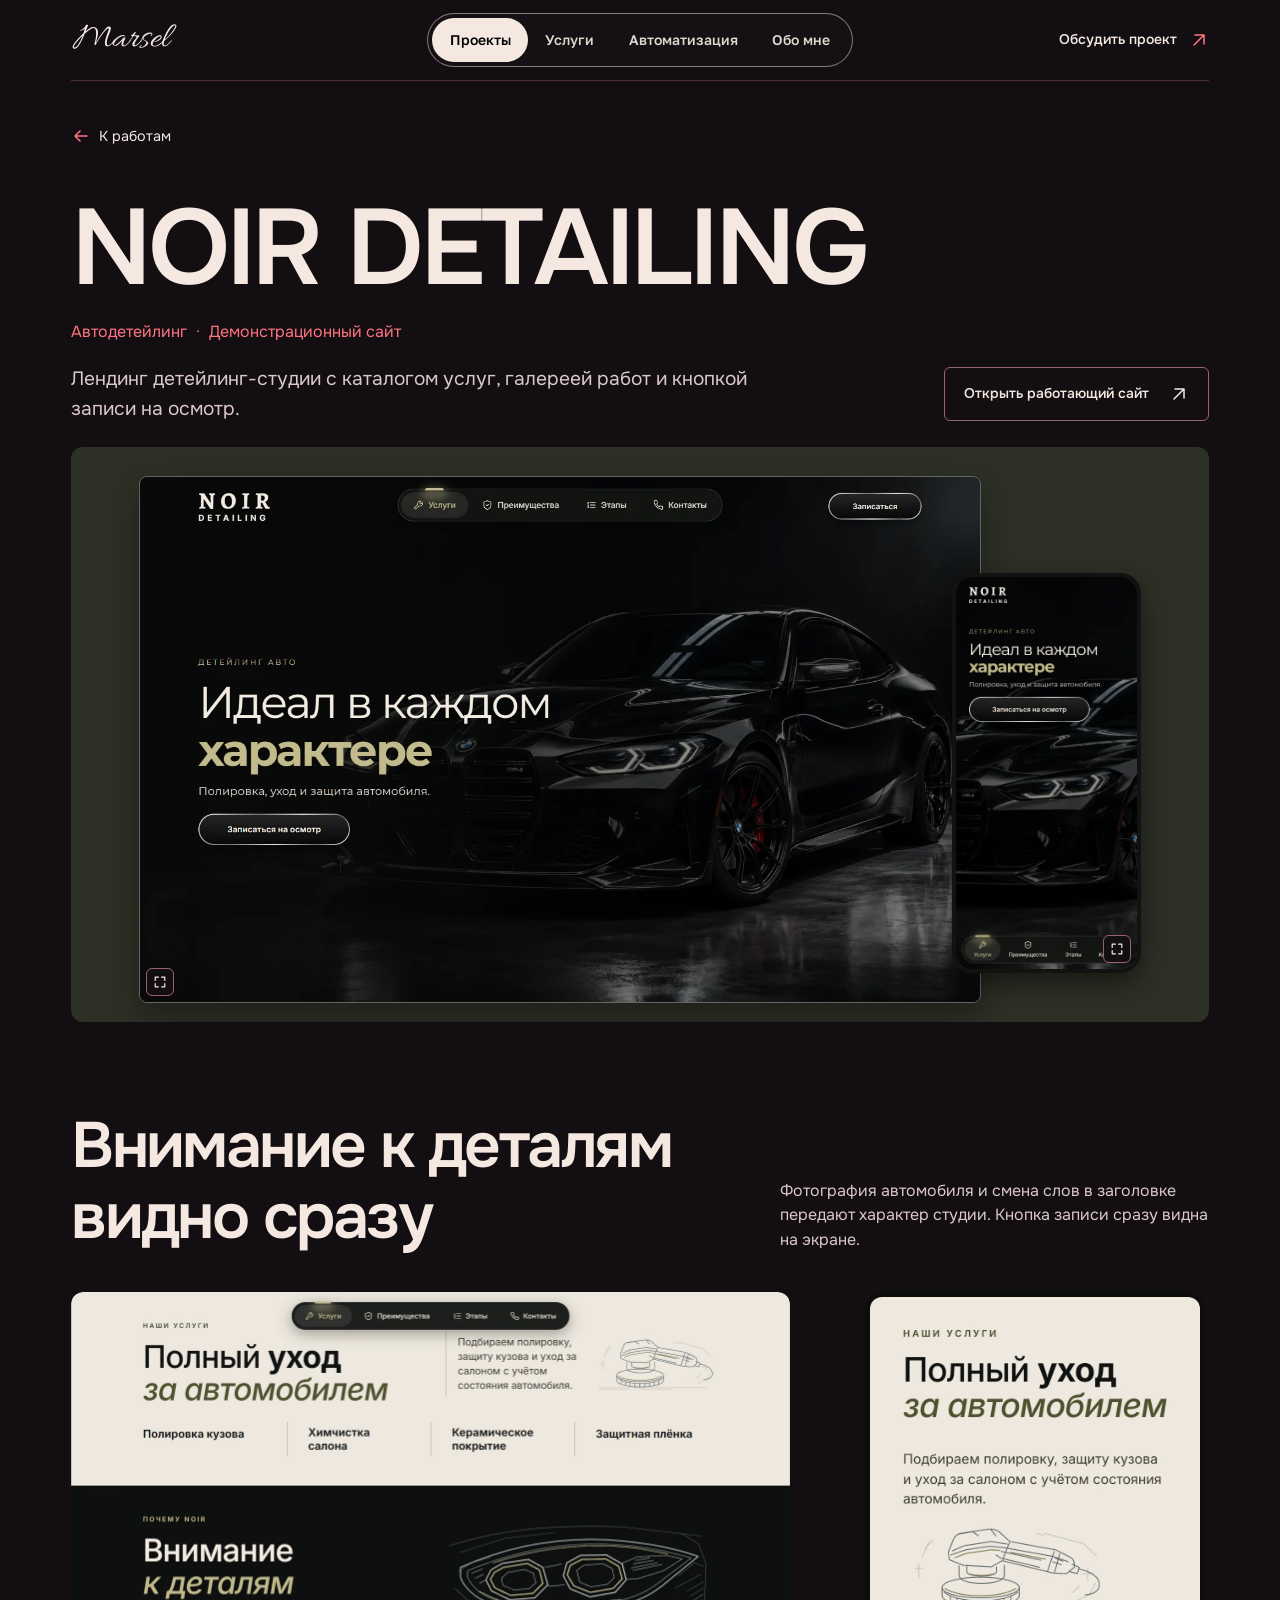
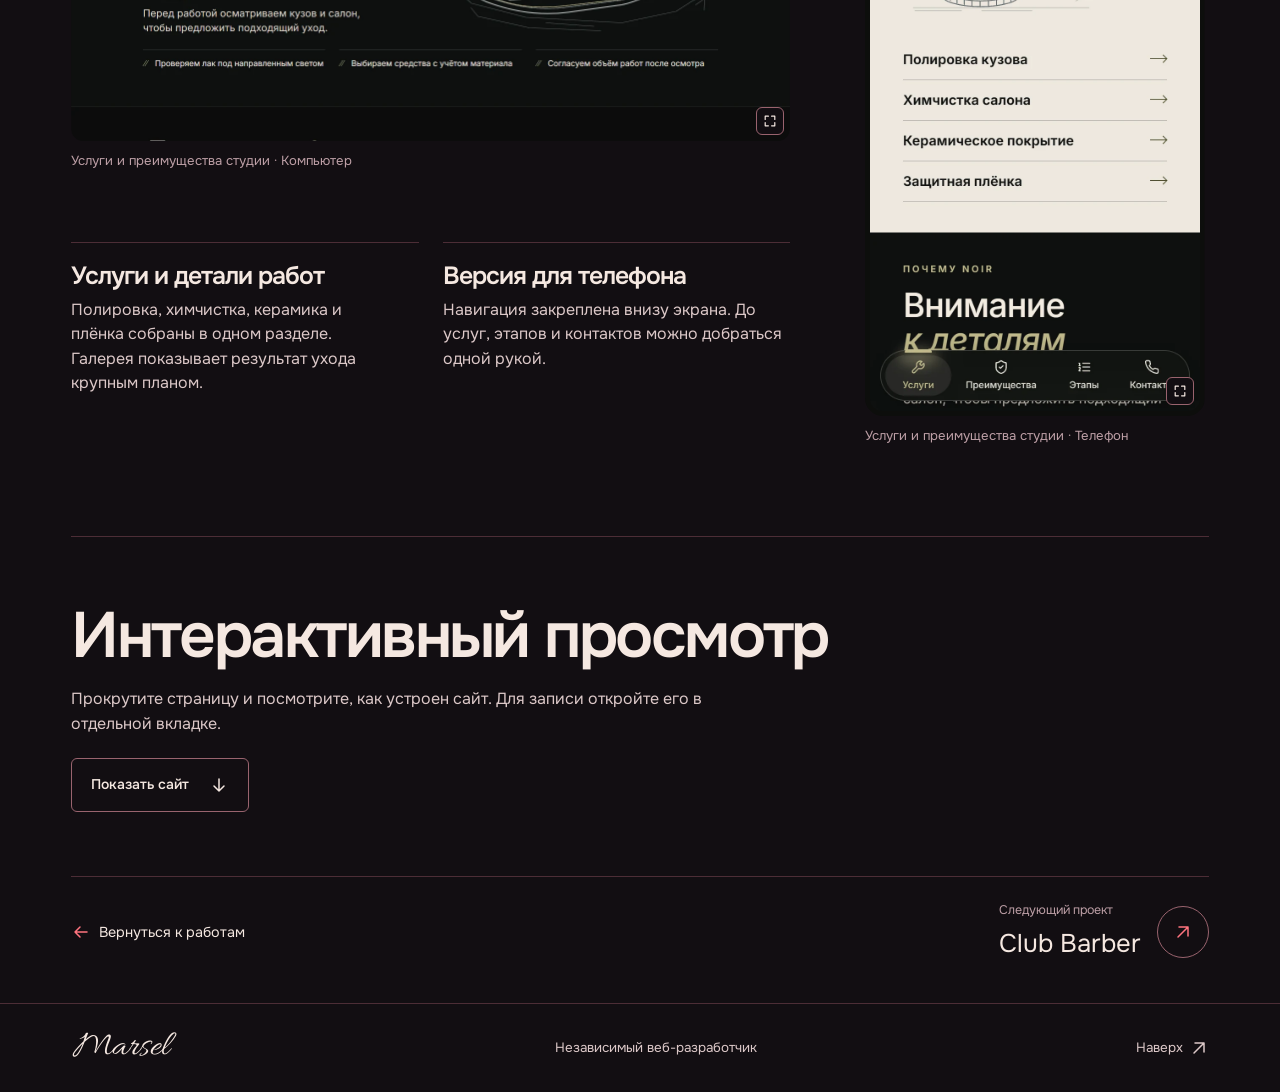
<file: projects/noir-detailing/index.html>
<!doctype html>
<html lang="ru" data-type="service">
<head>
  <meta charset="utf-8">
  <meta name="viewport" content="width=device-width, initial-scale=1">
  <title>NOIR DETAILING — проект Marsel</title>
  <meta name="description" content="Лендинг детейлинг-студии с каталогом услуг, галереей работ и кнопкой записи на осмотр.">
  <meta name="theme-color" content="#120e12">
  <meta name="page-type" content="service">
  <meta name="site-kind" content="other">
  <meta property="og:type" content="website">
  <meta property="og:locale" content="ru_RU">
  <meta property="og:site_name" content="Marsel">
  <meta property="og:title" content="NOIR DETAILING — проект Marsel">
  <meta property="og:description" content="Лендинг детейлинг-студии с каталогом услуг, галереей работ и кнопкой записи на осмотр.">
  <meta property="og:image" content="https://kitvkissssa-ops.github.io/marsel-site/media/noir-share.jpg">
  <meta property="og:image:width" content="1200">
  <meta property="og:image:height" content="750">
  <meta property="og:image:alt" content="NOIR DETAILING — главный экран сайта">
  <link rel="canonical" href="https://kitvkissssa-ops.github.io/marsel-site/projects/noir-detailing/"><meta property="og:url" content="https://kitvkissssa-ops.github.io/marsel-site/projects/noir-detailing/">
  <link rel="icon" type="image/svg+xml" href="../../favicon.svg">
  <link rel="preload" href="../../fonts/allura-marsel.woff2" as="font" type="font/woff2" crossorigin>
  <link rel="preload" href="../../fonts/onest-cyrillic.woff2" as="font" type="font/woff2" crossorigin>
  <link rel="stylesheet" href="../../styles.css?v=167c5e525ae0">
  
  <script type="module" src="../../interaction.mjs"></script>
</head>
<body class="inner-page">
  
  <a class="skip" href="#main">К содержанию</a>
  <header class="site-header" id="top"><div class="wrap header-inner">
    <a class="brand" href="../../" translate="no">Marsel</a>
    <nav class="site-nav" id="site-nav" aria-label="Разделы сайта">
      <a href="../../#work" aria-current="location">Проекты</a><a href="../../#services">Услуги</a><a href="../../#automation">Автоматизация</a><a href="../../#about">Обо мне</a>
    </nav>
    <div class="header-actions"><a class="header-contact" href="https://t.me/mars_codex" target="_blank" rel="noopener noreferrer">Обсудить проект <svg viewBox="0 0 20 20" width="20" height="20" fill="none" stroke="currentColor" stroke-width="1.5" stroke-linecap="round" stroke-linejoin="round" aria-hidden="true"><path d="M5 15 15 5M6 5h9v9"/></svg></a></div>
  </div></header>
  <main class="project-page" id="main" tabindex="-1"><div class="wrap project-intro">
    <a class="text-link back-link" href="../../#noir-detailing"><svg viewBox="0 0 20 20" width="20" height="20" fill="none" stroke="currentColor" stroke-width="1.5" stroke-linecap="round" stroke-linejoin="round" aria-hidden="true"><path d="M16 10H4m5-5-5 5 5 5"/></svg> К работам</a>
    <div class="project-heading"><h1>NOIR DETAILING</h1><p>Автодетейлинг <span>·</span> Демонстрационный сайт</p></div>
    <div class="project-lede"><p>Лендинг детейлинг-студии с каталогом услуг, галереей работ и кнопкой записи на осмотр.</p><a class="button button--outline" href="https://noir-detailing-five.vercel.app/" target="_blank" rel="noopener noreferrer">Открыть работающий сайт <svg viewBox="0 0 20 20" width="20" height="20" fill="none" stroke="currentColor" stroke-width="1.5" stroke-linecap="round" stroke-linejoin="round" aria-hidden="true"><path d="M5 15 15 5M6 5h9v9"/></svg></a></div>
    <div class="work-media work-media--wide project-cover" data-reveal>
    <div class="work-display"><div class="work-screen" data-project-screen="noir-detailing"><a class="case-zoom" href="../../media/noir-desktop.webp" aria-haspopup="dialog" aria-label="Увеличить: NOIR DETAILING — главный экран, версия для компьютера">
    <img src="../../media/noir-desktop.webp" srcset="../../media/noir-desktop-small.webp 720w, ../../media/noir-desktop.webp 1440w" sizes="(max-width: 620px) 80vw, (max-width: 960px) 68vw, 1040px" width="1440" height="900" alt="NOIR DETAILING — главный экран, версия для компьютера" fetchpriority="high" decoding="async"><span class="case-zoom-icon"><svg viewBox="0 0 20 20" width="20" height="20" fill="none" stroke="currentColor" stroke-width="1.5" stroke-linecap="round" stroke-linejoin="round" aria-hidden="true"><path d="M8 4H4v4m8-4h4v4M4 12v4h4m8-4v4h-4"/></svg></span>
  </a></div></div>
    <div class="work-phone"><a class="case-zoom" href="../../media/noir-mobile.webp" aria-haspopup="dialog" aria-label="Увеличить: NOIR DETAILING — главный экран, версия для телефона">
    <img src="../../media/noir-mobile.webp" width="780" height="1688" alt="NOIR DETAILING — главный экран, версия для телефона" loading="lazy" decoding="async"><span class="case-zoom-icon"><svg viewBox="0 0 20 20" width="20" height="20" fill="none" stroke="currentColor" stroke-width="1.5" stroke-linecap="round" stroke-linejoin="round" aria-hidden="true"><path d="M8 4H4v4m8-4h4v4M4 12v4h4m8-4v4h-4"/></svg></span>
  </a></div>
  </div></div>
    <section class="wrap section case-body case-body--wide" aria-labelledby="case-title">
      <div class="case-story" data-reveal><h2 id="case-title">Внимание к деталям видно сразу</h2><p>Фотография автомобиля и смена слов в заголовке передают характер студии. Кнопка записи сразу видна на экране.</p></div>
      <figure class="case-desktop" data-reveal><div class="case-image"><a class="case-zoom" href="../../media/noir-desktop-section.webp" aria-haspopup="dialog" aria-label="Увеличить: NOIR DETAILING — услуги и преимущества студии, версия для компьютера">
    <img src="../../media/noir-desktop-section.webp" width="1440" height="900" alt="NOIR DETAILING — услуги и преимущества студии, версия для компьютера" loading="lazy" decoding="async"><span class="case-zoom-icon"><svg viewBox="0 0 20 20" width="20" height="20" fill="none" stroke="currentColor" stroke-width="1.5" stroke-linecap="round" stroke-linejoin="round" aria-hidden="true"><path d="M8 4H4v4m8-4h4v4M4 12v4h4m8-4v4h-4"/></svg></span>
  </a></div><figcaption>Услуги и преимущества студии · Компьютер</figcaption></figure>
      <div class="case-notes"><div class="case-detail" data-reveal><h3>Услуги и детали работ</h3><p>Полировка, химчистка, керамика и плёнка собраны в одном разделе. Галерея показывает результат ухода крупным планом.</p></div><div class="case-detail" data-reveal><h3>Версия для телефона</h3><p>Навигация закреплена внизу экрана. До услуг, этапов и контактов можно добраться одной рукой.</p></div></div>
      <figure class="case-phone" data-reveal><div class="case-image"><a class="case-zoom" href="../../media/noir-mobile-section.webp" aria-haspopup="dialog" aria-label="Увеличить: NOIR DETAILING — услуги и преимущества студии, версия для телефона">
    <img src="../../media/noir-mobile-section.webp" width="780" height="1688" alt="NOIR DETAILING — услуги и преимущества студии, версия для телефона" loading="lazy" decoding="async"><span class="case-zoom-icon"><svg viewBox="0 0 20 20" width="20" height="20" fill="none" stroke="currentColor" stroke-width="1.5" stroke-linecap="round" stroke-linejoin="round" aria-hidden="true"><path d="M8 4H4v4m8-4h4v4M4 12v4h4m8-4v4h-4"/></svg></span>
  </a></div><figcaption>Услуги и преимущества студии · Телефон</figcaption></figure>
    </section>
    <section class="section wrap live" aria-labelledby="live-title"><h2 id="live-title">Интерактивный просмотр</h2><p>Прокрутите страницу и посмотрите, как устроен сайт. Для записи откройте его в отдельной вкладке.</p><details class="live-details" data-src="https://noir-detailing-five.vercel.app/" data-site-name="NOIR DETAILING"><summary class="button button--outline"><span class="live-show">Показать сайт</span><span class="live-hide">Закрыть просмотр</span><svg viewBox="0 0 20 20" width="20" height="20" fill="none" stroke="currentColor" stroke-width="1.5" stroke-linecap="round" stroke-linejoin="round" aria-hidden="true"><path d="M10 4v12m-5-5 5 5 5-5"/></svg></summary><div class="live-frame"></div></details><noscript><style>.live-details{display:none}</style></noscript></section>
    <div class="wrap project-nav"><a class="text-link" href="../../#noir-detailing"><svg viewBox="0 0 20 20" width="20" height="20" fill="none" stroke="currentColor" stroke-width="1.5" stroke-linecap="round" stroke-linejoin="round" aria-hidden="true"><path d="M16 10H4m5-5-5 5 5 5"/></svg> Вернуться к работам</a><a class="next-project" href="../club-barber/"><span><small>Следующий проект</small>Club Barber</span><span class="circle-icon"><svg viewBox="0 0 20 20" width="20" height="20" fill="none" stroke="currentColor" stroke-width="1.5" stroke-linecap="round" stroke-linejoin="round" aria-hidden="true"><path d="M5 15 15 5M6 5h9v9"/></svg></span></a></div>
    <dialog class="case-lightbox" aria-labelledby="case-lightbox-title">
    <div class="case-lightbox-bar">
      <h2 id="case-lightbox-title">Скриншот проекта</h2>
      <button class="case-lightbox-scale" type="button" aria-label="Исходный масштаб" aria-pressed="false">1:1</button>
      <form method="dialog"><button class="case-lightbox-close" aria-label="Закрыть просмотр" autofocus><svg viewBox="0 0 20 20" width="20" height="20" fill="none" stroke="currentColor" stroke-width="1.5" stroke-linecap="round" stroke-linejoin="round" aria-hidden="true"><path d="m5 5 10 10M15 5 5 15"/></svg></button></form>
    </div>
    <div class="case-lightbox-scroll" tabindex="0" role="region" aria-label="Область просмотра скриншота"><img alt=""></div>
  </dialog>
    </main>
  <footer class="site-footer"><div class="wrap footer-inner"><a class="brand" href="../../" translate="no">Marsel</a><span>Независимый веб-разработчик</span><a href="#top">Наверх <svg viewBox="0 0 20 20" width="20" height="20" fill="none" stroke="currentColor" stroke-width="1.5" stroke-linecap="round" stroke-linejoin="round" aria-hidden="true"><path d="M5 15 15 5M6 5h9v9"/></svg></a></div></footer>
</body>
</html>
</file>
<file: styles.css>
@font-face {
  font-family: Onest;
  src: url('./fonts/onest-cyrillic.woff2') format('woff2');
  font-weight: 400 800;
  font-display: swap;
  unicode-range: U+0301, U+0400-045F, U+0490-0491, U+04B0-04B1, U+2116;
}
@font-face {
  font-family: Onest;
  src: url('./fonts/onest-latin.woff2') format('woff2');
  font-weight: 400 800;
  font-display: swap;
  unicode-range: U+0000-00FF, U+0131, U+0152-0153, U+02BB-02BC, U+02C6, U+02DA, U+02DC, U+0304, U+0308, U+0329, U+2000-206F, U+20A0-20BF, U+2113, U+2122, U+2191, U+2193, U+2212, U+2215, U+FEFF, U+FFFD;
}

@font-face {
  font-family: Allura;
  src: url('./fonts/allura-marsel.woff2') format('woff2');
  font-weight: 400;
  font-display: swap;
}

@font-face {
  font-family: 'Golos Text';
  src: url('./fonts/golos-text-cyrillic.woff2') format('woff2');
  font-weight: 400 700;
  font-display: swap;
  unicode-range: U+0301, U+0400-045F, U+0490-0491, U+04B0-04B1, U+2116;
}
@font-face {
  font-family: 'Golos Text';
  src: url('./fonts/golos-text-latin.woff2') format('woff2');
  font-weight: 400 700;
  font-display: swap;
  unicode-range: U+0000-00FF, U+0131, U+0152-0153, U+02BB-02BC, U+02C6, U+02DA, U+02DC, U+0304, U+0308, U+0329, U+2000-206F, U+20AC, U+2122, U+2191, U+2193, U+2212, U+2215, U+FEFF, U+FFFD;
}
@font-face {
  font-family: 'Golos Text';
  src: url('./fonts/golos-text-ruble.woff2') format('woff2');
  font-weight: 400 700;
  font-display: swap;
  unicode-range: U+20BD;
}

:root {
  color-scheme: dark;
  --ground: #120e12;
  --surface: #21131a;
  --ink: #f5e8e1;
  --muted: #dcc8c8;
  --quiet: #bd9fa6;
  --accent: #ff747f;
  --accent-light: #ffa0a7;
  --line: #4c2d36;
  --control-line: #99636e;
  --edge: clamp(20px, 5.56vw, 88px);
  --section: clamp(72px, 9vw, 144px);
  --radius: 12px;
  --ease: cubic-bezier(.18, .74, .24, 1);
  --heading: clamp(2.5rem, 6vw, 5.75rem);
  background: var(--ground);
  color: var(--ink);
  font: 400 100%/1.53 Onest, system-ui, sans-serif;
  scrollbar-color: #99636e var(--ground);
}

*, *::before, *::after { box-sizing: border-box; }
html { scroll-behavior: smooth; }
[id] { scroll-margin-top: 24px; }
body, h1, h2, h3, p, figure, ul, ol { margin: 0; }
img { display: block; width: 100%; height: auto; }
a { color: inherit; text-decoration: none; text-underline-offset: .24em; }
a, button, label, summary { -webkit-tap-highlight-color: #ff747f29; touch-action: manipulation; }
button { color: inherit; font: inherit; }
svg { flex: none; vertical-align: middle; }
h1, h2, h3 { line-height: 1.1; font-weight: 600; letter-spacing: -.04em; text-wrap: balance; }
h2 { font-size: var(--heading); }
p { text-wrap: pretty; }
::selection { background: var(--accent); color: var(--ground); }
:focus-visible { outline: 2px solid var(--accent); outline-offset: 5px; }
summary::-webkit-details-marker { display: none; }
summary { list-style: none; }
.wrap { width: min(100% - var(--edge) * 2, 1464px); margin-inline: auto; }
.section { padding-block: var(--section); }
.sr-only { position: absolute; width: 1px; height: 1px; margin: -1px; padding: 0; overflow: hidden; clip-path: inset(50%); white-space: nowrap; border: 0; }
.skip { position: fixed; top: 12px; left: 12px; z-index: 10; padding: 12px 16px; background: var(--accent); color: var(--ground); opacity: 0; pointer-events: none; transform: translateY(-150%); }
.skip:focus { opacity: 1; pointer-events: auto; transform: none; }

.site-header { position: relative; z-index: 2; }
.header-inner { min-height: 81px; display: grid; grid-template-columns: 1fr auto 1fr; align-items: center; gap: 24px; border-bottom: 1px solid var(--line); }
.brand, .signature { font-family: Allura, 'Segoe Script', cursive; font-weight: 400; line-height: 1; }
.brand { display: inline-flex; align-items: center; width: fit-content; min-height: 44px; padding-inline: 2px 6px; font-size: 2.25rem; white-space: nowrap; }
.site-nav { position: relative; isolation: isolate; display: flex; justify-self: center; max-width: 100%; padding: 4px; border: 1px solid #e7d7d28c; border-radius: 999px; background: #151014; font: 550 .875rem/1 'Golos Text', system-ui, sans-serif; }
.site-nav::before { content: ''; position: absolute; inset: 4px auto 4px 0; width: var(--slide-width, 0px); border-radius: inherit; background: var(--ink); pointer-events: none; transform: translateX(var(--slide-x, 0px)); }
.site-nav[data-sliding]::before { transition: transform .24s var(--ease), width .24s var(--ease); }
.site-nav a { position: relative; display: flex; align-items: center; justify-content: center; min-height: 44px; padding-inline: clamp(12px, 1.35vw, 20px); border-radius: 999px; color: var(--ink); white-space: nowrap; }
.site-nav[data-sliding] a { mix-blend-mode: difference; }
.site-nav:not([data-sliding]) a[aria-current] { color: var(--ground); background: var(--ink); }
.site-nav a:focus-visible { outline-offset: -2px; }
.text-link:hover, .footer-inner > a:last-child:hover { color: var(--accent); }
.header-actions { justify-self: end; display: flex; align-items: center; gap: 12px; }
.header-contact { display: inline-flex; align-items: center; gap: 12px; min-height: 44px; font-size: .875rem; font-weight: 550; white-space: nowrap; }
.header-contact svg { color: var(--accent); }
.header-contact:hover { text-decoration: underline; }

.button { display: inline-flex; min-height: 54px; justify-content: center; align-items: center; gap: 20px; padding: 12px 19px; border: 1px solid var(--control-line); border-radius: 6px; color: var(--ink); font-weight: 550; font-size: .875rem; text-align: center; cursor: pointer; transition: color .2s, border-color .2s, background-color .2s; }
.button svg { transition: transform .25s var(--ease); }
.button:hover svg { transform: translate(2px, -2px); }
.button--outline:hover { border-color: var(--accent); color: var(--accent); background: #ffffff06; }
.button--solid { background: var(--accent); color: var(--ground); border-color: var(--accent); }
.button--solid:hover { background: var(--accent-light); border-color: var(--accent-light); }

.section-head { display: grid; grid-template-columns: minmax(0, 1fr) minmax(0, 360px); gap: 24px 48px; align-items: end; margin-bottom: clamp(28px, 4.5vw, 64px); }
.section-head p { max-width: 43ch; color: var(--muted); padding-bottom: 4px; }
.work-card { min-width: 0; }
.work-frame { display: grid; gap: 24px; }
.work-media { position: relative; aspect-ratio: 1.98; overflow: clip; border-radius: var(--radius); background: #2c3025; }
.work-media--offset { background: #372d25; }
.work-media--inset { background: #383435; }
.work-display, .work-phone { position: absolute; overflow: hidden; border: 1px solid #f2f0e847; transition: transform .65s var(--ease); }
.work-display { width: 74%; top: 5%; left: 6%; border-radius: 8px; box-shadow: 0 14px 32px #0005; }
.work-screen { overflow: clip; }
.work-display img { transition: transform .65s var(--ease); }
.work-phone { width: 16.6%; top: 22%; right: 6%; border: clamp(2px, .38vw, 6px) solid #121310; border-radius: clamp(7px, 1.6vw, 24px); box-shadow: 0 10px 26px #0007; }
.work-media--offset .work-display { right: 6%; left: auto; }
.work-media--offset .work-phone { left: 6%; right: auto; top: 24%; }
.work-media--inset .work-display { width: 70%; left: 7%; top: 8%; }
.work-media--inset .work-phone { right: 7%; }
.work-info { display: grid; grid-template-columns: minmax(0, 1.3fr) minmax(0, 1fr) auto; gap: 24px; align-items: center; padding-top: 16px; border-top: 1px solid var(--line); }
.work-title { min-width: 0; }
.work-title h3 { font-size: clamp(2rem, 3.8vw, 4.2rem); margin-top: 4px; text-wrap: initial; }
.work-title p:first-child { font-size: .84rem; color: var(--quiet); }
.work-title p:first-child span, .project-heading p span { margin-inline: 5px; color: var(--accent); }
.work-summary { max-width: 42ch; color: var(--muted); }
.work-actions { display: grid; justify-items: end; gap: 4px; }
.work-actions .button, .work-case { min-height: 44px; gap: 8px; padding: 8px 12px; font-size: .84rem; white-space: nowrap; }
.work-actions .button { border-radius: 999px; }
.work-case { display: inline-flex; align-items: center; color: var(--muted); }
.work-actions svg { width: 16px; height: 16px; }
@media (hover: hover) and (pointer: fine) {
  .work-window:hover .work-display img { transform: scale(1.024); }
  .work-case:hover { color: var(--accent); text-decoration: underline; }
}
.circle-icon { display: grid; place-items: center; width: 52px; height: 52px; flex: none; border: 1px solid var(--control-line); border-radius: 50%; color: var(--accent); transition: background-color .22s, color .22s, border-color .22s; }
.next-project:hover .circle-icon { background: var(--accent); border-color: var(--accent); color: var(--ground); }

.work .work-media { background: none; border-radius: 0; aspect-ratio: 2 / 1; }
.work .work-display { width: 80%; inset: 0 auto auto 0; border: 1px solid var(--control-line); border-radius: 0; box-shadow: none; }
.work .work-phone { width: 17%; top: 15%; right: 2%; box-shadow: none; border-color: var(--surface); }
.work-display--single, .work .work-display--single { position: relative; inset: auto; width: 100%; }
.work-display--single img { width: 100%; height: auto; }
.work .work-media--offset .work-display { left: auto; right: 0; }
.work .work-media--offset .work-phone { left: 2%; right: auto; }
.work .work-media--inset .work-display { width: 78%; left: 4%; top: 0; }
.work .work-media--inset .work-phone { top: 18%; right: 0; }

.editorial-title {
  font-family: var(--display-serif, Georgia, serif);
  font-weight: 500;
  font-size: clamp(3rem, 6.6vw, 6rem);
  line-height: 1;
  letter-spacing: -.035em;
}

.about { background: linear-gradient(var(--surface), var(--ground)); padding-block: clamp(56px, 7.5vw, 108px) clamp(24px, 3.6vw, 48px); }
.about-inner { display: grid; grid-template-columns: minmax(0, 1.1fr) minmax(0, 1fr); gap: clamp(32px, 7vw, 104px); align-items: start; }
.about-inner .editorial-title { max-width: 12ch; }
.about-copy p:first-child { font-size: clamp(1.15rem, 1.85vw, 1.65rem); line-height: 1.44; letter-spacing: -.02em; }
.about-copy p + p { margin-top: 16px; max-width: 60ch; color: var(--muted); }

.automation { padding-block: clamp(36px, 5vw, 72px); border-top: 1px solid var(--line); }
.automation .section-head { align-items: center; margin-bottom: clamp(24px, 3vw, 40px); }
.automation .editorial-title { font-size: clamp(2.5rem, 4.6vw, 4.5rem); }
.automation-flow { display: grid; grid-template-columns: repeat(3, minmax(0, 1fr)); padding: 0; list-style: none; border: 1px solid var(--line); border-radius: var(--radius); background: #181116; }
.automation-flow li { position: relative; display: grid; align-content: start; gap: 20px; padding: clamp(20px, 3vw, 40px); }
.automation-flow li + li { border-inline-start: 1px solid var(--line); }
.automation-flow li:nth-child(2) { background: #28151d; }
.automation-flow h3 { font-size: clamp(1.2rem, 1.75vw, 1.6rem); line-height: 1.18; letter-spacing: -.025em; text-wrap: initial; }
.automation-flow p { max-width: 32ch; margin-top: 8px; color: var(--muted); font-size: .9375rem; line-height: 1.55; }
.automation-icon { display: grid; place-items: center; width: 44px; height: 44px; border: 1px solid var(--control-line); border-radius: 50%; color: var(--accent); }
.automation-flow li:nth-child(2) .automation-icon { color: var(--ground); background: var(--accent); border-color: var(--accent); }
.automation-next { position: absolute; z-index: 1; top: 50%; right: -16px; display: grid; place-items: center; width: 32px; height: 32px; border: 1px solid var(--line); border-radius: 50%; background: var(--ground); color: var(--accent); transform: translateY(-50%); }
.automation-next svg { width: 16px; height: 16px; }
.automation .button { margin-top: 24px; border-radius: 999px; }
.services { font-family: 'Golos Text', system-ui, sans-serif; line-height: 1.55; }
.services .section-head { margin-bottom: clamp(24px, 3.4vw, 48px); }
.services .editorial-title { font-family: inherit; font-size: clamp(2.35rem, 5vw, 4.5rem); font-weight: 650; line-height: 1.08; letter-spacing: -.04em; }
.plans { border-top: 1px solid var(--control-line); }
.plan {
  display: grid;
  grid-template-columns: minmax(0, 1.05fr) minmax(0, 1.25fr) minmax(200px, .7fr);
  grid-template-areas: 'head includes offer';
  align-items: start;
  gap: clamp(24px, 3.4vw, 48px);
  padding-block: clamp(28px, 3vw, 44px);
  border-bottom: 1px solid var(--line);
}
.plan-head { grid-area: head; }
.plan-head h3 { font-size: clamp(1.5rem, 2.25vw, 2.125rem); font-weight: 650; max-width: 20ch; line-height: 1.16; letter-spacing: -.025em; }
.plan-head p { max-width: 46ch; margin-top: 8px; color: var(--muted); }
.plan-offer { grid-area: offer; display: grid; grid-template-columns: minmax(0, 1fr); gap: 16px; }
.plan-price { font-size: .9375rem; font-weight: 650; line-height: 1.4; overflow-wrap: anywhere; }
.plan-includes { grid-area: includes; display: grid; grid-template-columns: repeat(2, minmax(0, 1fr)); gap: 8px 24px; list-style: none; padding: 0; }
.plan li { display: flex; align-items: start; gap: 8px; color: var(--muted); }
.plan li svg { flex: 0 0 14px; width: 14px; height: 14px; margin-top: 5px; color: var(--accent); }
.plan .button { min-height: 48px; justify-content: space-between; gap: 8px; padding: 8px 16px; border-radius: 999px; font-size: .875rem; font-weight: 600; line-height: 1.25; }
.plan .button svg { flex: 0 0 16px; width: 16px; height: 16px; }
.plan--custom .plan-head h3 { max-width: 24ch; }
.plan--custom .plan-includes { display: block; max-width: 38ch; color: var(--muted); }
.terms { display: grid; grid-template-columns: minmax(0, 1fr) minmax(0, 2.5fr); gap: 24px; padding-top: 32px; }
.terms h3 { font-size: 1.125rem; font-weight: 650; line-height: 1.3; }
.terms ul { display: grid; grid-template-columns: repeat(2, minmax(0, 1fr)); gap: 8px 32px; padding-left: 1.1em; color: var(--muted); font-size: .9375rem; }
.terms li::marker { color: var(--accent); }

.process { display: grid; grid-template-columns: minmax(0, .86fr) minmax(0, 1.5fr); align-items: start; gap: clamp(32px, 6vw, 88px); border-top: 1px solid var(--line); }
.process .editorial-title { max-width: 12ch; font-size: clamp(2.75rem, 5.4vw, 5rem); }
.steps { padding: 0; list-style: none; border-top: 1px solid var(--control-line); }
.steps li { display: grid; grid-template-columns: 2rem minmax(0, .9fr) minmax(0, 1.25fr); align-items: start; gap: 16px; padding-block: 24px; border-bottom: 1px solid var(--line); }
.step-index { color: var(--accent); font: 500 1.5rem/1 var(--display-serif, Georgia, serif); }
.steps h3 { font-size: clamp(1.05rem, 1.65vw, 1.5rem); letter-spacing: -.025em; }
.steps p { max-width: 43ch; color: var(--muted); font-size: .94rem; }

.contact { background: radial-gradient(ellipse at 78% 94%, #421a27, transparent 62%), var(--surface); color: var(--ink); padding-block: clamp(64px, 10vw, 144px); border-block: 1px solid var(--line); }
.contact-inner { display: grid; grid-template-columns: minmax(0, 1.45fr) minmax(0, 1fr); gap: 32px; align-items: end; }
.contact .editorial-title { font-size: clamp(3.2rem, 8vw, 7.5rem); }
.contact-copy p { max-width: 42ch; font-size: clamp(1rem, 1.45vw, 1.2rem); color: var(--muted); }
.contact-button { display: flex; justify-content: space-between; width: min(100%, 440px); min-height: clamp(72px, 6vw, 88px); margin-top: 24px; padding-inline: clamp(20px, 2vw, 28px); border-radius: 999px; border-color: #df5267; background: #971d35; color: #fff4f0; font-size: clamp(1rem, 1.5vw, 1.2rem); text-align: left; }
.contact-button svg { width: 25px; height: 25px; }
.contact-handle { display: block; font-size: .82rem; font-weight: 400; }
@media (hover: hover) and (pointer: fine) {
  .contact-button:hover { background: #ac243d; border-color: #ff8691; }
}

.footer-inner { display: flex; justify-content: space-between; align-items: center; gap: 24px; min-height: 88px; color: var(--muted); font-size: .84rem; }
.footer-inner .brand { color: var(--ink); }
.footer-inner > a:last-child { display: inline-flex; align-items: center; min-height: 44px; gap: 6px; white-space: nowrap; }

.project-intro { padding-top: clamp(16px, 2.6vw, 38px); }
.text-link { display: inline-flex; align-items: center; gap: 8px; min-height: 44px; font-size: .9rem; }
.text-link svg { color: var(--accent); }
.project-heading { margin-top: clamp(16px, 2.5vw, 36px); }
.project-heading h1 { font-size: clamp(2.5rem, 8.35vw, 8.1rem); text-wrap: initial; }
.project-heading p { color: var(--accent); margin-top: 12px; }
.project-lede { display: flex; justify-content: space-between; align-items: center; gap: 16px; margin: 20px 0 24px; }
.project-lede p { max-width: 54ch; color: var(--muted); font-size: clamp(1rem, 1.5vw, 1.22rem); }
.project-lede .button { flex: none; }
.project-page figcaption { color: var(--quiet); margin-top: 10px; font-size: .82rem; }
.case-body { display: grid; grid-template-columns: minmax(0, 1.65fr) minmax(0, .8fr); gap: 40px clamp(20px, 5.5vw, 80px); align-items: start; padding-block: clamp(56px, 7vw, 104px); }
.case-story { grid-column: 1 / -1; display: grid; grid-template-columns: 1fr minmax(0, .65fr); align-items: end; gap: 20px 48px; }
.case-story h2 { font-size: clamp(2rem, 5vw, 5rem); text-wrap: initial; }
.case-story p { max-width: 49ch; color: var(--muted); }
.case-desktop { grid-area: 2 / 1; }
.case-desktop img, .case-phone img { border-radius: var(--radius); }
.case-notes { grid-area: 3 / 1; display: grid; grid-template-columns: repeat(2, minmax(0, 1fr)); gap: 24px; }
.case-detail { border-top: 1px solid var(--line); padding-block: 20px; }
.case-detail h3 { font-size: clamp(1.15rem, 2.2vw, 1.55rem); }
.case-detail p { color: var(--muted); margin-top: 8px; max-width: 65ch; }
.case-phone { grid-area: 2 / 2 / span 2; max-width: 340px; width: 100%; justify-self: center; }
.case-phone > div { padding: 5px; border-radius: 18px; background: #0d0e0c; }

.case-zoom { position: relative; display: block; cursor: zoom-in; }
.case-zoom:focus-visible { outline-offset: -3px; }
.case-zoom-icon {
  position: absolute;
  inset: auto 6px 6px auto;
  display: grid;
  place-items: center;
  width: 28px;
  height: 28px;
  border: 1px solid var(--control-line);
  border-radius: 6px;
  background: var(--ground);
  color: var(--ink);
}
.case-zoom-icon svg { width: 16px; height: 16px; }
.project-cover:not(.work-media--offset) .work-display .case-zoom-icon { inset-inline: 6px auto; }
.case-zoom:is(:hover, :focus-visible) .case-zoom-icon { border-color: var(--accent); color: var(--accent); }

.case-lightbox {
  width: min(calc(100% - 24px), var(--case-image-width, 1200px), 1200px);
  max-height: calc(100dvh - 24px);
  margin: auto;
  padding: 0;
  overflow: hidden;
  color: var(--ink);
  background: var(--surface);
  border: 1px solid var(--control-line);
  border-radius: var(--radius);
}
.case-lightbox[open] { display: grid; grid-template-rows: auto minmax(0, 1fr); }
.case-lightbox::backdrop { background: rgb(0 0 0 / .8); }
html:has(.case-lightbox[open]) { overflow: hidden; }
.case-lightbox-bar {
  display: grid;
  grid-template-columns: minmax(0, 1fr) auto auto;
  align-items: center;
  gap: 8px;
  padding: 8px 12px;
  border-bottom: 1px solid var(--line);
}
.case-lightbox-bar h2 { font-size: 1rem; font-weight: 600; line-height: 1.3; }
.case-lightbox-bar button {
  display: grid;
  place-items: center;
  min-width: 44px;
  min-height: 44px;
  padding: 0 8px;
  border: 1px solid var(--control-line);
  border-radius: 6px;
  background: var(--ground);
  cursor: pointer;
  font-size: .875rem;
}
.case-lightbox-bar button:is(:hover, [aria-pressed="true"]) { border-color: var(--accent); color: var(--accent); }
.case-lightbox :focus-visible { outline-offset: -3px; }
.case-lightbox-scroll { overflow: auto; overscroll-behavior: contain; }
.case-lightbox-scroll img { width: auto; max-width: 100%; margin-inline: auto; }
.case-lightbox:has(.case-lightbox-scale[aria-pressed="true"]) img { max-width: none; }

@media (min-width: 721px) {
  .case-body--offset { grid-template-columns: minmax(0, .8fr) minmax(0, 1.65fr); }
  .case-body--offset .case-desktop { grid-column: 2; }
  .case-body--offset .case-notes { grid-column: 2; }
  .case-body--offset .case-phone { grid-column: 1; }
}
.live { border-top: 1px solid var(--line); padding-block: clamp(40px, 5vw, 72px); }
.live h2 { font-size: clamp(2rem, 5vw, 4.5rem); }
.live > p { margin-block: 16px 22px; color: var(--muted); max-width: 60ch; }
.live-details { interpolate-size: allow-keywords; }
.live-details .live-hide, .live-details[open] .live-show { display: none; }
.live-details[open] .live-hide { display: inline; }
.live-details[open] summary svg { rotate: 180deg; }
.live-frame iframe { display: block; width: 100%; height: min(76svh, 760px); min-height: 380px; border: 1px solid var(--line); border-radius: var(--radius); background: var(--surface); }
.live-frame { padding-top: 20px; }
.live-details::details-content { block-size: 0; opacity: 0; overflow: clip; transition: block-size .4s var(--ease), opacity .28s, content-visibility .4s allow-discrete; }
.live-details[open]::details-content { block-size: auto; opacity: 1; }
.project-nav { padding-block: 24px 40px; display: flex; justify-content: space-between; align-items: center; gap: 24px; border-top: 1px solid var(--line); }
.next-project { display: flex; align-items: center; gap: 16px; font-size: clamp(1rem, 2.3vw, 1.6rem); }
.next-project small { display: block; color: var(--quiet); font-size: .78rem; margin-bottom: 4px; }
.inner-page .site-footer { border-top: 1px solid var(--line); }

@media (prefers-reduced-motion: no-preference) {
  .js-reveal [data-reveal]:not(.is-visible):not(:focus-within) { opacity: .86; transform: translateY(16px); }
  .js-reveal [data-reveal] { transition: opacity .6s var(--ease), transform .7s var(--ease); }
  .js-reveal :is(.work-media, .case-image) { clip-path: inset(0 round var(--radius)); transition: clip-path .74s var(--ease), transform .74s var(--ease), opacity .48s; }
  .js-reveal .work-media:not(.is-visible), .js-reveal [data-reveal]:not(.is-visible) > .case-image { clip-path: inset(0 0 12% 0 round var(--radius)); }
  .js-reveal .project-intro .project-cover { opacity: 1; transform: none; clip-path: none; }
  .js-reveal .work .work-media:not(.is-visible) { clip-path: inset(0 0 12%); }
  .js-reveal .work .work-media.is-visible { clip-path: inset(0); }
  @view-transition { navigation: auto; }
  ::view-transition-old(root) { animation-duration: .22s; }
  ::view-transition-new(root) { animation-duration: .35s; }
  ::view-transition-group(project-screen) { animation-duration: .48s; animation-timing-function: var(--ease); }
  ::view-transition-image-pair(project-screen) { isolation: auto; }
}

@media (max-width: 960px) {
  .header-inner { gap: 12px; }
  .site-nav a { padding-inline: 10px; }
  .section-head { grid-template-columns: minmax(0, 1fr) minmax(0, 285px); }
  .plan { grid-template-columns: minmax(0, 1fr) minmax(184px, .5fr); grid-template-areas: 'head offer' 'includes includes'; }
  .process { grid-template-columns: minmax(0, 1fr); }
  .process .editorial-title { max-width: none; }
}

@media (max-width: 720px) {
  .header-inner { min-height: 70px; grid-template-columns: minmax(0, 1fr) auto; gap: 4px 12px; padding-block: 8px 12px; }
  .header-actions { grid-column: 2; grid-row: 1; }
  .site-nav { grid-column: 1 / -1; grid-row: 2; width: fit-content; font-size: .8125rem; }
  .site-nav a { padding-inline: clamp(7px, 2.25vw, 16px); }
  .section-head { grid-template-columns: 1fr; gap: 12px; }
  .work-frame { gap: 12px; }
  .work-media { aspect-ratio: 1.62; }
  .work-display { top: 11%; width: 78%; left: 5%; }
  .work-phone { width: 22%; right: 5%; top: 22%; }
  .work-media--offset .work-display { right: 5%; }
  .work-media--offset .work-phone { left: 5%; }
  .work-media--inset .work-display { width: 78%; left: 5%; }
  .work-media--inset .work-phone { right: 5%; }
  .work .work-media { aspect-ratio: 1.65; }
  .work .work-display, .work .work-media--inset .work-display { width: 83%; top: 0; left: 0; }
  .work .work-phone, .work .work-media--inset .work-phone { width: 22%; top: 17%; right: 0; }
  .work .work-media--offset .work-display { width: 83%; top: 0; right: 0; left: auto; }
  .work .work-media--offset .work-phone { top: 17%; left: 0; }
  .work-title p:first-child { font-size: .76rem; }
  .work-summary { font-size: .92rem; }
  .circle-icon { width: 44px; height: 44px; }
  .about-inner { grid-template-columns: 1fr; gap: 24px; }
  .plan { grid-template-columns: minmax(0, 1fr); grid-template-areas: 'head' 'offer' 'includes'; gap: 20px; }
  .plan-head h3 { max-width: 23ch; }
  .plan-offer { grid-template-columns: minmax(0, 1fr) auto; align-items: center; gap: 12px; }
  .plan .button { padding-inline: 12px; }
  .terms { grid-template-columns: minmax(0, 1fr); gap: 12px; }
  .terms ul { grid-template-columns: minmax(0, 1fr); }
  .steps li { grid-template-columns: 1.75rem minmax(0, 1fr); gap: 8px 12px; padding-block: 16px; }
  .steps h3 { font-size: 1.15rem; }
  .steps p { grid-column: 2; }
  .contact-inner { grid-template-columns: 1fr; gap: 24px; }
  .footer-inner { min-height: 76px; gap: 12px; }
  .footer-inner > span { display: none; }
  .project-lede { flex-direction: column; align-items: start; }
  .case-body, .case-story { grid-template-columns: 1fr; }
  .case-body { row-gap: 24px; }
  .case-body > * { grid-area: auto; }
  .case-notes { grid-template-columns: 1fr; gap: 0; }
  .case-detail { padding-block: 16px; }
  .case-phone { max-width: 300px; }
  .project-nav { align-items: start; flex-direction: column; }
  .next-project { width: 100%; justify-content: space-between; }
}

@media (max-width: 420px) {
  .header-contact { font-size: .76rem; gap: 3px; }
  .header-contact svg { width: 16px; height: 16px; }
  .header-actions { gap: 8px; }
  .brand { font-size: 2rem; }
}

@media (max-width: 720px) {
  .automation-flow { grid-template-columns: minmax(0, 1fr); }
  .automation-flow li { grid-template-columns: auto minmax(0, 1fr); align-items: start; gap: 16px; padding: 24px 16px; }
  .automation-flow li + li { border-inline-start: 0; border-block-start: 1px solid var(--line); }
  .automation-next { top: auto; right: auto; bottom: -12px; left: 26px; width: 24px; height: 24px; transform: rotate(90deg); }
  .automation-next svg { width: 14px; height: 14px; }
}

@media (max-width: 520px) {
  .plan-includes { grid-template-columns: minmax(0, 1fr); }
  .plan-offer { grid-template-columns: minmax(0, 1fr); }
}

@media (max-width: 375px) {
  .site-nav { font-size: .75rem; }
  .site-nav a { padding-inline: 4px; }
}

@media (max-width: 345px) {
  .header-contact { display: none; }
}

@media (forced-colors: active) {
  .site-nav[data-sliding] a { mix-blend-mode: normal; }
  .site-nav a[aria-current] { text-decoration: underline; }
}

@media (prefers-reduced-motion: reduce) {
  html { scroll-behavior: auto; }
  .site-nav[data-sliding]::before { transition: none; }
  *, *::before, *::after, ::details-content { animation-duration: .01ms !important; transition-duration: .01ms !important; }
}
</file>
<file: cinematic.css>
@font-face {
  font-family: 'Cormorant Garamond';
  src: url('./fonts/cormorant-cyrillic.woff2') format('woff2');
  font-weight: 500;
  font-display: swap;
}

@font-face {
  font-family: 'Cormorant Garamond';
  src: url('./fonts/cormorant-cyrillic-italic.woff2') format('woff2');
  font-weight: 500;
  font-style: italic;
  font-display: swap;
}

.cinematic-home {
  --scene-ground: #120e12;
  --scene-ink: #f5e8e1;
  --scene-muted: #dcc8c8;
  --scene-red: #ff626e;
  --scene-line: #815057;
  --gallery-entrance: #30151e;
  --gallery-entry-ground: #1c1017;
  --scene-width: min(100% - clamp(24px, 5.55vw, 80px), 1520px);
  --display-serif: 'Cormorant Garamond', Georgia, serif;
}

.cinematic-header {
  background: var(--scene-ground);
  padding-top: clamp(12px, 2.4vw, 34px);
  color: var(--scene-ink);
}

.cinematic-header .header-inner {
  width: var(--scene-width);
  min-height: 82px;
  padding-inline: clamp(16px, 4.4vw, 64px);
  border: 1px solid #f3c3c33a;
  border-bottom: 0;
  border-radius: 18px 18px 0 0;
  background: linear-gradient(115deg, #171013 10%, #24151a 76%, #181114);
}

.cinematic-header .brand { font-size: clamp(2.4rem, 3.3vw, 3rem); }
.cinematic-header .header-contact { border: 1px solid #a63e49; border-radius: 999px; padding-inline: 16px; font-size: .8rem; transition: background-color .18s, border-color .18s; }
.cinematic-header .header-contact svg { color: var(--scene-red); width: 16px; height: 16px; }
.cinematic-header :focus-visible, .cinematic-hero :focus-visible { outline-color: var(--scene-red); }

.cinematic-hero {
  position: relative;
  isolation: isolate;
  overflow: clip;
  background: radial-gradient(ellipse at 76% 36%, #411822 0%, transparent 55%), radial-gradient(ellipse at 12% 85%, #2c1019, transparent 48%), var(--scene-ground);
  color: var(--scene-ink);
}

.cinematic-layout {
  width: var(--scene-width);
  position: relative;
  display: grid;
  align-items: center;
  min-height: clamp(590px, 48vw, 760px);
  padding: 52px clamp(28px, 6.3vw, 96px) 80px;
  border-inline: 1px solid #f3c3c326;
}

.cinematic-copy { position: relative; z-index: 2; width: min(52%, 655px); }
.cinematic-copy h1 { font: 500 clamp(3.45rem, 5.7vw, 5.7rem)/1 var(--display-serif); letter-spacing: -.035em; text-wrap: initial; }
.cinematic-line { display: block; }
.cinematic-line:last-child { color: var(--scene-red); font-style: italic; }
.cinematic-description { color: var(--scene-muted); max-width: 44ch; font-size: clamp(.95rem, 1.25vw, 1.125rem); margin-top: 24px; line-height: 1.55; }
.cinematic-actions { display: flex; align-items: center; flex-wrap: wrap; gap: 12px; margin-top: 28px; }
.cinematic-actions .button { min-height: 52px; border-radius: 999px; border-color: var(--scene-line); color: var(--scene-ink); gap: 12px; padding-inline: 18px; }
.cinematic-actions .button--solid { background: linear-gradient(110deg, #b91f35, #7e1729); border-color: #e85361; color: #fff4f0; }
.cinematic-actions .button--outline { background: #170e1380; }
.cinematic-actions .button svg { width: 17px; height: 17px; }

.cinematic-stage { position: absolute; inset: 1% 1.5% 2% 40%; pointer-events: none; }
.cinematic-stage > img, .scene-bust { position: absolute; }
.scene-disc { width: 61%; top: 3%; left: 22%; opacity: .94; }
.scene-orbit { width: 101%; top: 12%; left: 0; transform-origin: 51% 47%; }
.scene-bust { inset: 3% 2% 0 15%; z-index: 2; }
.scene-bust img { width: 100%; height: 100%; object-fit: contain; object-position: center; }
.scene-sphere {
  --sphere-radius: 265%;
  --sphere-flatness: .46;
  --sphere-duration: 8.8s;
  width: 12%;
  left: 56%;
  top: 56%;
  z-index: 4;
  translate: -50% -50%;
  transform: translateX(var(--sphere-radius));
}

.cinematic-wave { width: 110%; max-width: none; position: absolute; inset: auto -5% clamp(-164px, -10.4vw, -76px); z-index: 1; opacity: .64; pointer-events: none; }

.brand-intro { display: none; }
.intro-card { font-size: clamp(4rem, 9vw, 6rem); }

@media (hover: hover) and (pointer: fine) {
  .cinematic-header .header-contact:hover, .cinematic-actions .button--outline:hover { background: #44212a; border-color: var(--scene-red); text-decoration: none; }
  .cinematic-actions .button--solid:hover { border-color: #ff9197; }
  .cinematic-actions .button--outline:hover svg { transform: translateX(3px); }
}

@media (prefers-reduced-motion: no-preference) {
  .scene-sphere {
    --sphere-loop: sphere-orbit var(--sphere-duration) linear var(--scene-delay, 0s) infinite,
      sphere-depth var(--sphere-duration) steps(1, end) var(--scene-delay, 0s) infinite;
    animation: var(--sphere-loop);
    animation-play-state: var(--sphere-play, running);
  }
  .orbit-offscreen .scene-sphere { --sphere-play: paused; }
  .play-intro .brand-intro { position: fixed; inset: 0; z-index: 9; display: grid; place-items: center; background: var(--scene-ground); color: var(--scene-ink); pointer-events: none; animation: cinematic-dismiss .24s var(--ease) var(--scene-delay) both; }
  .play-intro .intro-card { animation: cinematic-enter .28s var(--ease) both; }
  .play-intro:has(:focus-visible) .brand-intro, .play-intro.intro-skipped .brand-intro { display: none; }
  .play-intro { --scene-delay: .44s; }
  .cinematic-line { animation: cinematic-enter .64s var(--ease) calc(var(--scene-delay, 0s) + var(--line) * 65ms) both; }
  .cinematic-description, .cinematic-actions { animation: cinematic-enter .58s var(--ease) calc(var(--scene-delay, 0s) + .16s) both; }
  .scene-bust img { animation: cinematic-bust .84s var(--ease) calc(var(--scene-delay, 0s) + .06s) both; }
  .cinematic-hero.hero-entered :is(.cinematic-line, .cinematic-description, .cinematic-actions, .scene-bust img) { animation: none; }
  @media (min-width: 721px) {
    .scene-orbit { animation: cinematic-orbit 4.8s var(--ease) var(--scene-delay, 0s) both; }
  }
}

@keyframes cinematic-enter { from { opacity: 0; transform: translateY(16px); } }
@keyframes cinematic-dismiss { to { opacity: 0; visibility: hidden; } }
@keyframes cinematic-bust { from { opacity: 0; transform: translateY(18px) scale(.96); } }
@keyframes cinematic-orbit { from { transform: rotate(-6deg) translateY(8px); opacity: .56; } }

/* Flatten the path, then undo the flattening and rotation on the sphere itself. */
@keyframes sphere-orbit {
  0% { transform: scaleY(var(--sphere-flatness)) rotate(0turn) translateX(var(--sphere-radius)) rotate(0turn) scaleY(calc(1 / var(--sphere-flatness))) scale(1); }
  25% { transform: scaleY(var(--sphere-flatness)) rotate(.25turn) translateX(var(--sphere-radius)) rotate(-.25turn) scaleY(calc(1 / var(--sphere-flatness))) scale(1.16); }
  50% { transform: scaleY(var(--sphere-flatness)) rotate(.5turn) translateX(var(--sphere-radius)) rotate(-.5turn) scaleY(calc(1 / var(--sphere-flatness))) scale(1); }
  75% { transform: scaleY(var(--sphere-flatness)) rotate(.75turn) translateX(var(--sphere-radius)) rotate(-.75turn) scaleY(calc(1 / var(--sphere-flatness))) scale(.76); }
  100% { transform: scaleY(var(--sphere-flatness)) rotate(1turn) translateX(var(--sphere-radius)) rotate(-1turn) scaleY(calc(1 / var(--sphere-flatness))) scale(1); }
}
@keyframes sphere-depth {
  0%, 100% { z-index: 4; }
  50% { z-index: 1; }
}

@media (max-width: 960px) {
  .cinematic-header .header-inner { padding-inline: 16px; gap: 12px; }
  .cinematic-copy h1 { font-size: clamp(2.5rem, 5.7vw, 4.5rem); }
}

@media (721px <= width <= 960px) {
  .cinematic-stage { inset: 11% 1.5% 7% 43%; }
  .scene-disc { width: 69%; left: 17%; }
}

@media (max-width: 720px) {
  .cinematic-header .header-inner { min-height: 66px; gap: 4px 12px; }
  .cinematic-header .header-contact { padding-inline: 10px; }
  .cinematic-layout { grid-template-columns: minmax(0, 1fr); width: 100%; min-height: 0; padding: 31px clamp(20px, 6vw, 40px) 0; border: 0; }
  .cinematic-copy { width: 100%; }
  .cinematic-copy h1 { font-size: clamp(2.5rem, 10.8vw, 4.4rem); }
  .cinematic-description { margin-top: 16px; }
  .cinematic-actions { margin-top: 20px; gap: 8px; }
  .cinematic-actions .button { min-height: 48px; font-size: .78rem; padding-inline: 10px; gap: 6px; }
  .cinematic-actions .button svg { width: 14px; height: 14px; }
  .cinematic-stage { position: relative; inset: auto; width: min(100%, 520px); margin: 8px auto 0; aspect-ratio: 1.05; }
  .scene-orbit { width: 105%; }
  .scene-bust { inset: 1% 0 1% 6%; }
  .scene-sphere { --sphere-radius: 245%; --sphere-flatness: .4; --sphere-duration: 10s; }
  .cinematic-wave { bottom: -9vw; }
}

@media (max-width: 345px) {
  .cinematic-header .header-inner { padding-inline: 8px; }
}

.work {
  --gallery-exit: var(--surface);
  --noir-ground: #18191b;
  --club-ground: #261d19;
  --altair-ground: #211b31;
  --noir-light: radial-gradient(ellipse 77% 47% at 73% 51%, #353638, transparent);
  --club-light: radial-gradient(ellipse 77% 47% at 32% 51%, #573b2e, transparent);
  --altair-light: radial-gradient(ellipse 43% 38% at 22% 53%, #a853253d, transparent),
    radial-gradient(ellipse 80% 46% at 73% 51%, #503569, transparent);
}
.work-heading { background: linear-gradient(var(--gallery-entry-ground), var(--gallery-entrance)); padding-block: clamp(40px, 5.6vw, 80px) clamp(20px, 2.2vw, 32px); }
.work-card {
  position: relative;
  isolation: isolate;
  background: linear-gradient(var(--work-from), var(--work-ground) 30% 78%, var(--work-to, var(--work-ground)));
  padding-block: clamp(24px, 3.8vw, 56px) clamp(40px, 5vw, 72px);
  --accent: var(--work-accent);
  --muted: var(--work-muted);
  --quiet: var(--work-muted);
  --line: var(--work-line);
  --control-line: var(--work-control);
}

.work-card::before {
  content: '';
  position: absolute;
  inset: 0;
  z-index: -1;
  pointer-events: none;
  background-image: var(--work-light, none);
}

#noir-detailing {
  --work-from: var(--gallery-entrance);
  --work-ground: var(--noir-ground);
  --work-light: var(--noir-light);
  --work-accent: #d8d0b5;
  --work-muted: #d0cdca;
  --work-line: #48484b;
  --work-control: #96938a;
  --surface: #242426;
}
#club-barber {
  --work-from: var(--noir-ground);
  --work-ground: var(--club-ground);
  --work-light: var(--club-light);
  --work-accent: #e8b68e;
  --work-muted: #e0cab9;
  --work-line: #654733;
  --work-control: #b58e72;
  --surface: #32241c;
}
#altair {
  --work-from: var(--club-ground);
  --work-ground: var(--altair-ground);
  --work-to: var(--gallery-exit);
  --work-light: var(--altair-light);
  --work-accent: #ffb08d;
  --work-muted: #dcd0ec;
  --work-line: #594774;
  --work-control: #a795c0;
  --surface: #342947;
}
.work-card .work-info { border-top: 0; border-bottom: 1px solid var(--line); padding-block: 0 16px; }
.work-position { color: var(--accent); font-size: .84rem; font-variant-numeric: tabular-nums; white-space: nowrap; }
.project-showcase .work-info { grid-template-columns: auto minmax(0, 1.3fr) minmax(0, 1fr) auto; }
.project-showcase .work-title h3 { font-size: clamp(2.125rem, 4.4vw, 4.5rem); }
.js-reveal .project-showcase .work-card .work-media { clip-path: none; transition: none; }

@media (max-width: 760px) {
  .project-showcase .work-info { grid-template-columns: minmax(0, 1fr); gap: 8px; }
  .work-actions { display: flex; flex-wrap: wrap; gap: 4px 8px; margin-top: 4px; }
}

@media (max-width: 720px) {
  .work-card { padding-block: 32px 48px; }
}

@media (prefers-reduced-motion: no-preference) {
  @supports (animation-timeline: view()) {
    .work-card::before {
      animation: scene-color-in linear both;
      animation-timeline: view();
      animation-range: entry 0% entry 82%;
    }
  }

  @supports (animation-timeline: view()) and (timeline-scope: --hero-exit) {
    .cinematic-sequence { timeline-scope: --hero-exit; }
    .cinematic-hero { view-timeline: --hero-exit block; }
    .cinematic-copy { z-index: 4; }

    .cinematic-hero::after {
      content: '';
      position: absolute;
      pointer-events: none;
      z-index: 3;
      inset: 0;
      background: linear-gradient(to bottom, transparent 24%, var(--gallery-entry-ground) 96%);
      animation: scene-color-in linear both;
      animation-timeline: --hero-exit;
      animation-range: exit 24% exit 86%;
    }

    .scene-bust {
      --bust-end: translate3d(42%, -8%, 0) scale(1.62);
      transform-origin: 64% 36%;
      animation: scene-bust-out linear both;
      animation-timeline: --hero-exit;
      animation-range: exit 5% exit 82%;
    }

    :is(.scene-disc, .scene-orbit, .cinematic-wave) {
      animation: scene-decoration-out linear both;
      animation-timeline: --hero-exit;
      animation-range: exit 4% exit 64%;
    }

    .scene-sphere {
      animation: var(--sphere-loop), scene-decoration-out linear both;
      animation-timeline: auto, auto, --hero-exit;
      animation-range: normal, normal, exit 4% exit 64%;
      animation-play-state: var(--sphere-play, running), var(--sphere-play, running), running;
    }

    /* The orbit also has an independent page-load entrance. */
    @media (min-width: 721px) {
      .scene-orbit {
        animation: cinematic-orbit 4.8s var(--ease) var(--scene-delay, 0s) both, scene-decoration-out linear both;
        animation-timeline: auto, --hero-exit;
        animation-range: normal, exit 4% exit 64%;
      }
    }

    @media (max-width: 720px) {
      .scene-bust { --bust-end: translate3d(24%, -4%, 0) scale(1.27); }
    }
  }
}

@keyframes scene-bust-out {
  0% { transform: none; opacity: 1; }
  42% { opacity: 1; }
  100% { transform: var(--bust-end); opacity: 0; }
}
@keyframes scene-decoration-out { to { opacity: 0; } }
@keyframes scene-color-in { from { opacity: 0; } to { opacity: 1; } }

@media (min-width: 900px) and (min-height: 640px) and (pointer: fine) and (prefers-reduced-motion: no-preference) {
  @supports (view-timeline-name: --projects) and (animation-range: contain) {
    .project-showcase[data-ready] {
      min-height: 360svh;
      view-timeline: --projects block;
    }

    .project-showcase[data-ready] .project-showcase-stage {
      position: sticky;
      top: 0;
      height: 100svh;
      overflow: clip;
      isolation: isolate;
      background: var(--noir-light), linear-gradient(var(--gallery-entrance), var(--noir-ground) 24%);
    }

    .project-showcase[data-ready] .project-showcase-stage::before,
    .project-showcase[data-ready] .project-showcase-stage::after {
      content: '';
      position: absolute;
      inset: 0;
      opacity: 0;
      pointer-events: none;
      animation: scene-color-in ease-in-out both;
      animation-timeline: --projects;
    }

    .project-showcase[data-ready] .project-showcase-stage::before {
      background: var(--club-light), var(--club-ground);
      animation-range: contain 25% contain 37%;
    }

    .project-showcase[data-ready] .project-showcase-stage::after {
      background: var(--altair-light), linear-gradient(var(--altair-ground) 88%, var(--gallery-exit));
      animation-range: contain 62% contain 74%;
    }

    .project-showcase[data-ready] .work-card {
      position: absolute;
      inset: 0;
      z-index: 1;
      display: grid;
      align-items: center;
      padding: 24px 0;
      background: none;
      pointer-events: none;
    }

    .project-showcase[data-ready] .work-card::before { content: none; }
    .project-showcase[data-ready] .work-frame {
      width: min(100% - var(--edge) * 2, 1464px, (100svh - 184px) * 2);
    }

    .project-showcase[data-ready] .work-info {
      position: relative;
      z-index: 1;
      animation: var(--showcase-label) steps(1, end) both, var(--showcase-info) ease-in-out both;
      animation-timeline: --projects;
      animation-range: contain;
    }

    .project-showcase[data-ready] .work-window {
      overflow: clip;
      pointer-events: auto;
      animation: var(--showcase-window) ease-in-out both;
      animation-timeline: --projects;
      animation-range: contain;
    }
    .project-showcase[data-ready] .work-card .work-media {
      overflow: visible;
      animation: var(--showcase-media) ease-in-out both;
      animation-timeline: --projects;
      animation-range: contain;
    }

    .project-showcase[data-ready] .work-phone {
      animation: var(--showcase-phone) ease-in-out both;
      animation-timeline: --projects;
      animation-range: contain;
    }

    #noir-detailing {
      --showcase-stop: 0;
      --showcase-label: showcase-noir-label;
      --showcase-info: showcase-noir-info;
      --showcase-window: showcase-noir-window;
      --showcase-media: showcase-noir-media;
      --showcase-phone: showcase-noir-phone;
    }
    #club-barber {
      --showcase-stop: .5;
      --showcase-label: showcase-club-label;
      --showcase-info: showcase-club-info;
      --showcase-window: showcase-club-window;
      --showcase-media: showcase-club-media;
      --showcase-phone: showcase-club-phone;
    }
    #altair {
      --showcase-stop: 1;
      --showcase-label: showcase-altair-label;
      --showcase-info: showcase-altair-info;
      --showcase-window: showcase-altair-window;
      --showcase-media: showcase-altair-media;
      --showcase-phone: showcase-altair-phone;
    }
    .project-showcase[data-ready] #club-barber .work-phone { left: 1%; }
    .project-showcase[data-ready] #altair .work-display { left: 10%; width: 74%; }
    .project-showcase[data-ready] #altair .work-phone { right: 4%; top: 24%; }
  }
}

/* Keep one readable set of links while both previews share a moving edge. */
@keyframes showcase-noir-label {
  0% { opacity: 1; pointer-events: auto; }
  31%, 100% { opacity: 0; pointer-events: none; }
}
@keyframes showcase-club-label {
  0%, 68%, 100% { opacity: 0; pointer-events: none; }
  31% { opacity: 1; pointer-events: auto; }
}
@keyframes showcase-altair-label {
  0% { opacity: 0; pointer-events: none; }
  68%, 100% { opacity: 1; pointer-events: auto; }
}

@keyframes showcase-noir-info {
  0%, 25% { transform: none; }
  37%, 100% { transform: translateX(-8px); }
}
@keyframes showcase-club-info {
  0%, 25% { transform: translateX(8px); }
  37%, 62% { transform: none; }
  74%, 100% { transform: translateY(-8px); }
}
@keyframes showcase-altair-info {
  0%, 62% { transform: translateY(8px); }
  74%, 100% { transform: none; }
}

@keyframes showcase-noir-window {
  0%, 25% { clip-path: inset(0); }
  37%, 100% { clip-path: inset(0 100% 0 0); }
}
@keyframes showcase-club-window {
  0%, 25%, 74%, 100% { clip-path: inset(0 0 0 100%); }
  37%, 62% { clip-path: inset(0); }
}
@keyframes showcase-altair-window {
  0%, 62% { clip-path: inset(0 100% 0 0); }
  74%, 100% { clip-path: inset(0); }
}

@keyframes showcase-noir-media {
  0%, 25% { transform: none; }
  37%, 100% { transform: translate3d(-2%, 0, 0) scale(.96); }
}
@keyframes showcase-club-media {
  0%, 25% { transform: translate3d(2%, 0, 0) scale(.96); }
  37%, 62% { transform: none; }
  74%, 100% { transform: translate3d(0, -2%, 0) scale(.96); }
}
@keyframes showcase-altair-media {
  0%, 62% { transform: translate3d(0, 2%, 0) scale(.96); }
  74%, 100% { transform: none; }
}

@keyframes showcase-noir-phone {
  0%, 25% { translate: none; }
  37%, 100% { translate: 11% 4%; }
}
@keyframes showcase-club-phone {
  0%, 25% { translate: -11% 4%; }
  37%, 62% { translate: none; }
  74%, 100% { translate: 0 6%; }
}
@keyframes showcase-altair-phone {
  0%, 62% { translate: 0 -6%; }
  74%, 100% { translate: none; }
}
</file>
